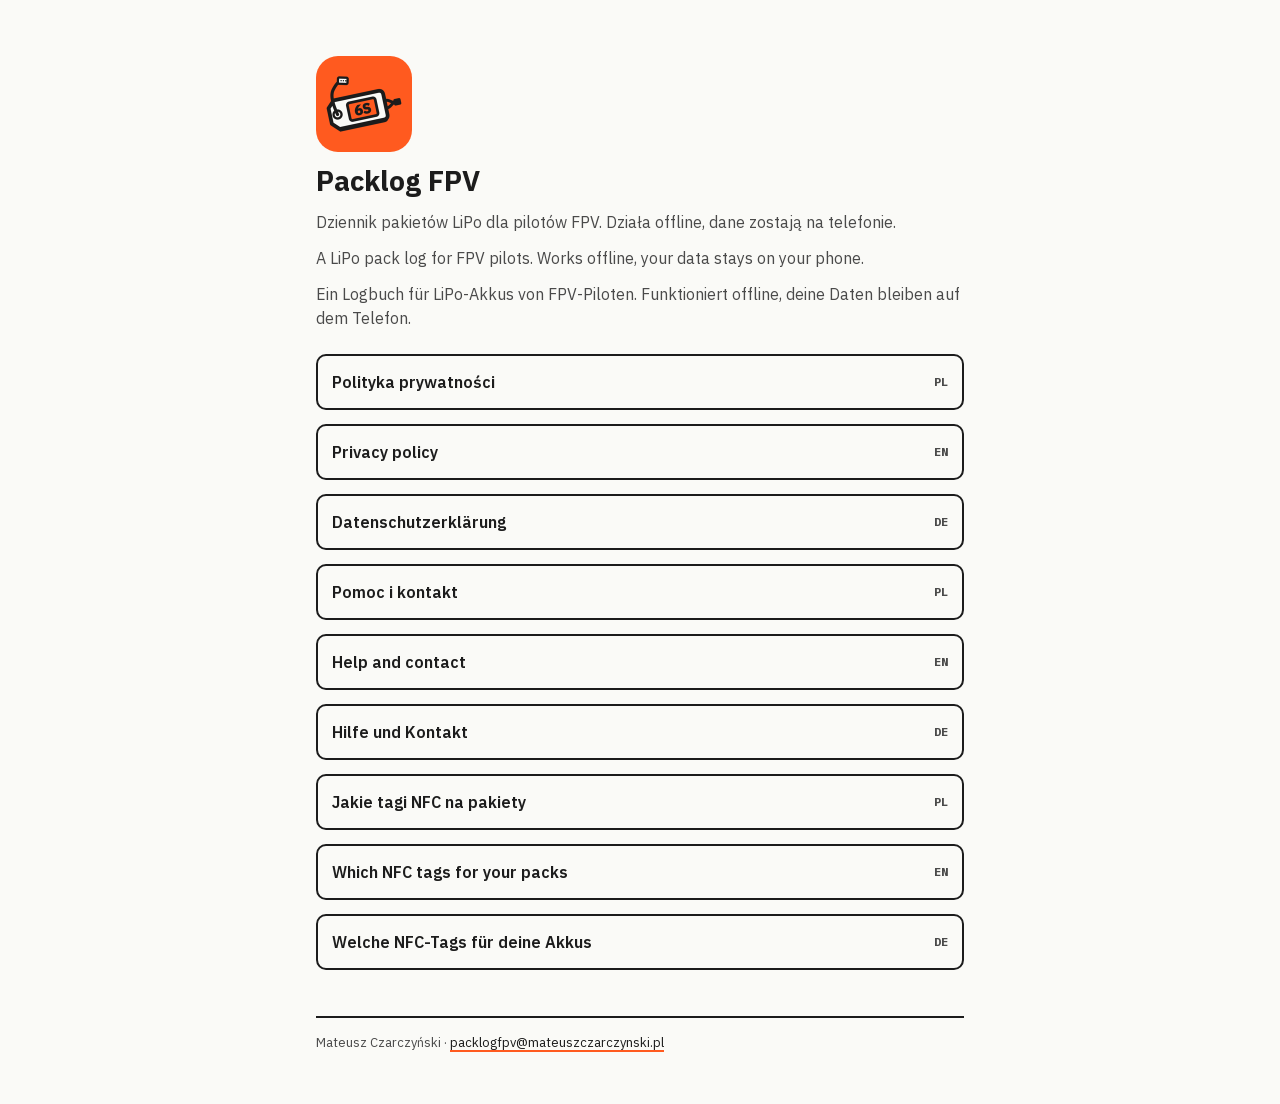
<file: index.html>
<!doctype html>
<html lang="en">
<head>
<meta charset="utf-8">
<meta name="viewport" content="width=device-width, initial-scale=1">
<meta name="color-scheme" content="light dark">
<title>Packlog FPV</title>
<meta name="description" content="A LiPo pack log for FPV pilots. Works offline, your data stays on your phone.">
<link rel="icon" type="image/png" href="assets/icon-64.png">
<link rel="apple-touch-icon" href="assets/icon-192.png">
<link rel="stylesheet" href="assets/style.css">

</head>
<body>
<main class="page">
<div class="hero"><img src="assets/icon-192.png" alt="Packlog FPV"><h1 style="margin: 0">Packlog FPV</h1><p lang="pl">Dziennik pakietów LiPo dla pilotów FPV. Działa offline, dane zostają na telefonie.</p><p lang="en">A LiPo pack log for FPV pilots. Works offline, your data stays on your phone.</p><p lang="de">Ein Logbuch für LiPo-Akkus von FPV-Piloten. Funktioniert offline, deine Daten bleiben auf dem Telefon.</p></div>
<ul class="links"><li><a href="privacy/pl/" hreflang="pl" lang="pl">Polityka prywatności<span>PL</span></a></li><li><a href="privacy/en/" hreflang="en" lang="en">Privacy policy<span>EN</span></a></li><li><a href="privacy/de/" hreflang="de" lang="de">Datenschutzerklärung<span>DE</span></a></li><li><a href="support/pl/" hreflang="pl" lang="pl">Pomoc i kontakt<span>PL</span></a></li><li><a href="support/en/" hreflang="en" lang="en">Help and contact<span>EN</span></a></li><li><a href="support/de/" hreflang="de" lang="de">Hilfe und Kontakt<span>DE</span></a></li><li><a href="tags/pl/" hreflang="pl" lang="pl">Jakie tagi NFC na pakiety<span>PL</span></a></li><li><a href="tags/en/" hreflang="en" lang="en">Which NFC tags for your packs<span>EN</span></a></li><li><a href="tags/de/" hreflang="de" lang="de">Welche NFC-Tags für deine Akkus<span>DE</span></a></li></ul>
<footer><p>Mateusz Czarczyński · <a href="mailto:packlogfpv@mateuszczarczynski.pl">packlogfpv@mateuszczarczynski.pl</a></p></footer>
</main>
</body>
</html>
</file>
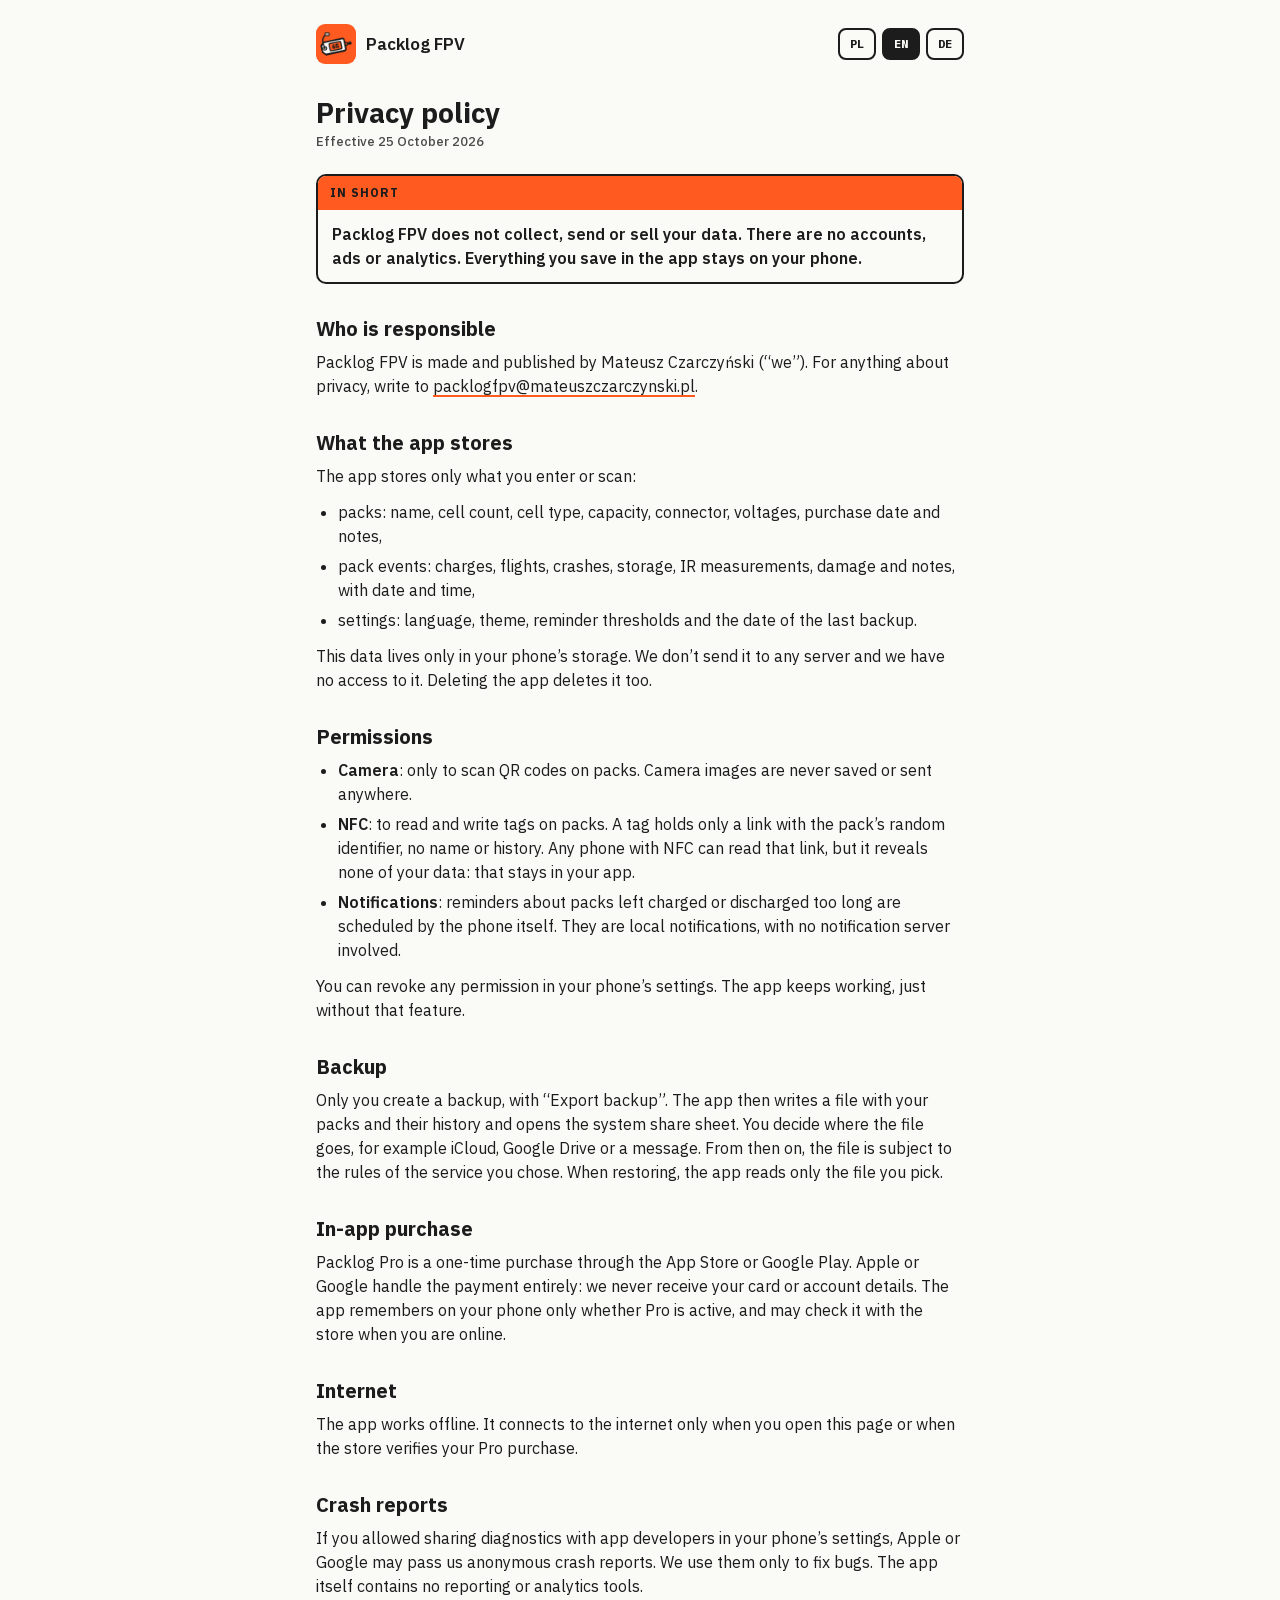
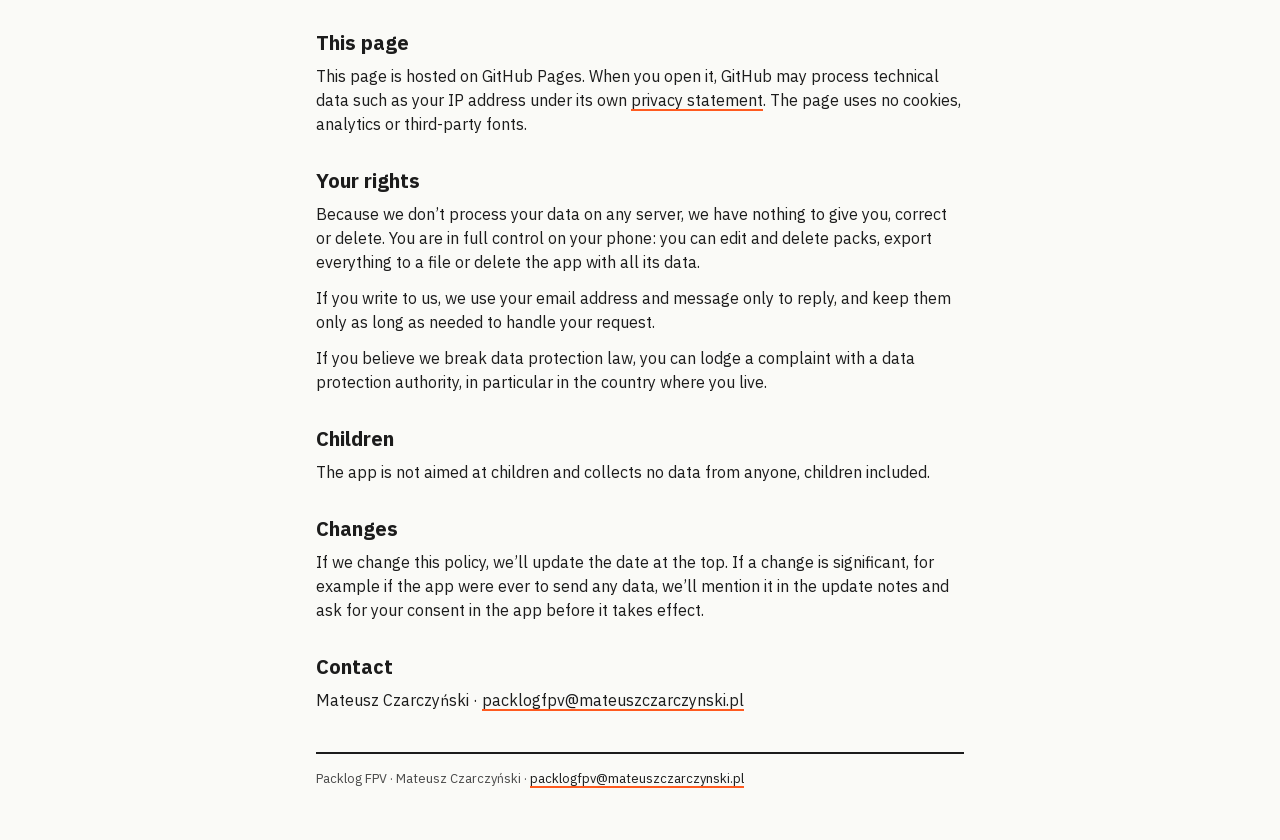
<file: privacy/index.html>
<!doctype html>
<html lang="en">
<head>
<meta charset="utf-8">
<meta name="viewport" content="width=device-width, initial-scale=1">
<meta name="color-scheme" content="light dark">
<title>Privacy policy · Packlog FPV</title>
<meta name="description" content="Privacy policy of Packlog FPV: your data stays on your phone.">
<link rel="icon" type="image/png" href="../assets/icon-64.png">
<link rel="apple-touch-icon" href="../assets/icon-192.png">
<link rel="stylesheet" href="../assets/style.css">

</head>
<body>
<main class="page">
<header class="top"><a class="brand" href="../"><img src="../assets/icon-192.png" alt="">Packlog FPV</a></header>
<h1>Privacy policy</h1>
<ul class="links"><li><a href="pl/" hreflang="pl" lang="pl">Polityka prywatności<span>PL</span></a></li><li><a href="en/" hreflang="en" lang="en">Privacy policy<span>EN</span></a></li><li><a href="de/" hreflang="de" lang="de">Datenschutzerklärung<span>DE</span></a></li></ul>
<script>(function(){var s=["pl","en","de"],l=(navigator.languages||[navigator.language||"en"]);for(var i=0;i<l.length;i++){var c=String(l[i]).slice(0,2).toLowerCase();if(s.indexOf(c)>=0){location.replace(c+"/");return;}}location.replace("en/");})();</script>
</main>
</body>
</html>
</file>
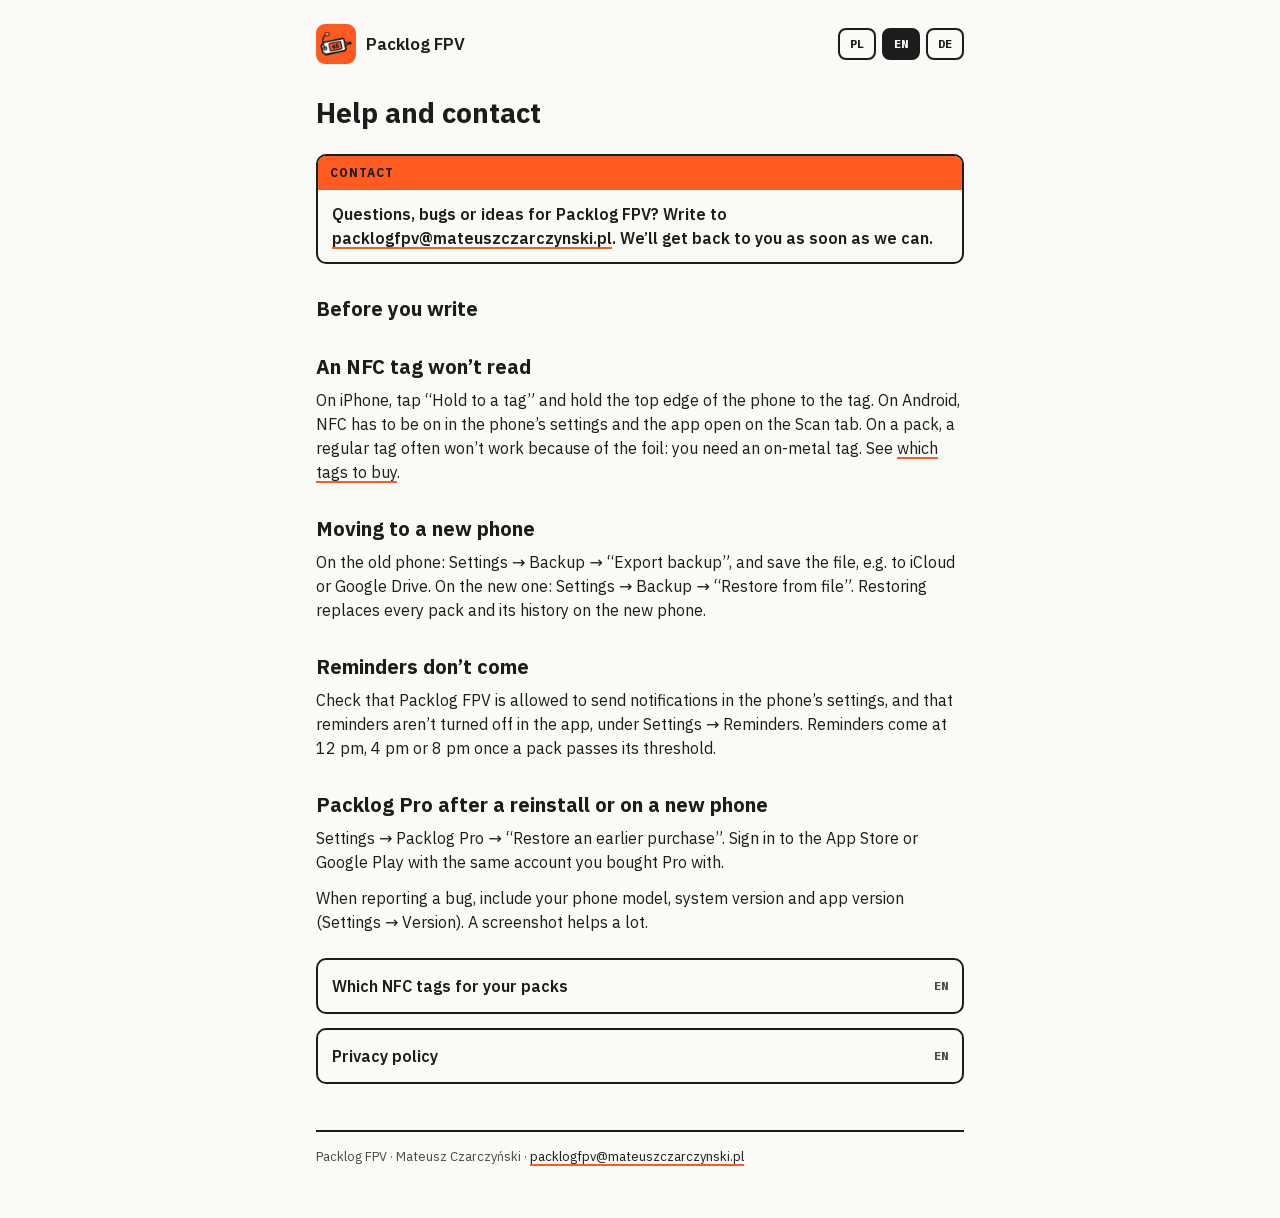
<file: support/index.html>
<!doctype html>
<html lang="en">
<head>
<meta charset="utf-8">
<meta name="viewport" content="width=device-width, initial-scale=1">
<meta name="color-scheme" content="light dark">
<title>Help and contact · Packlog FPV</title>
<meta name="description" content="Help and contact for the Packlog FPV app.">
<link rel="icon" type="image/png" href="../assets/icon-64.png">
<link rel="apple-touch-icon" href="../assets/icon-192.png">
<link rel="stylesheet" href="../assets/style.css">

</head>
<body>
<main class="page">
<header class="top"><a class="brand" href="../"><img src="../assets/icon-192.png" alt="">Packlog FPV</a></header>
<h1>Help and contact</h1>
<ul class="links"><li><a href="pl/" hreflang="pl" lang="pl">Pomoc i kontakt<span>PL</span></a></li><li><a href="en/" hreflang="en" lang="en">Help and contact<span>EN</span></a></li><li><a href="de/" hreflang="de" lang="de">Hilfe und Kontakt<span>DE</span></a></li></ul>
<script>(function(){var s=["pl","en","de"],l=(navigator.languages||[navigator.language||"en"]);for(var i=0;i<l.length;i++){var c=String(l[i]).slice(0,2).toLowerCase();if(s.indexOf(c)>=0){location.replace(c+"/");return;}}location.replace("en/");})();</script>
</main>
</body>
</html>
</file>
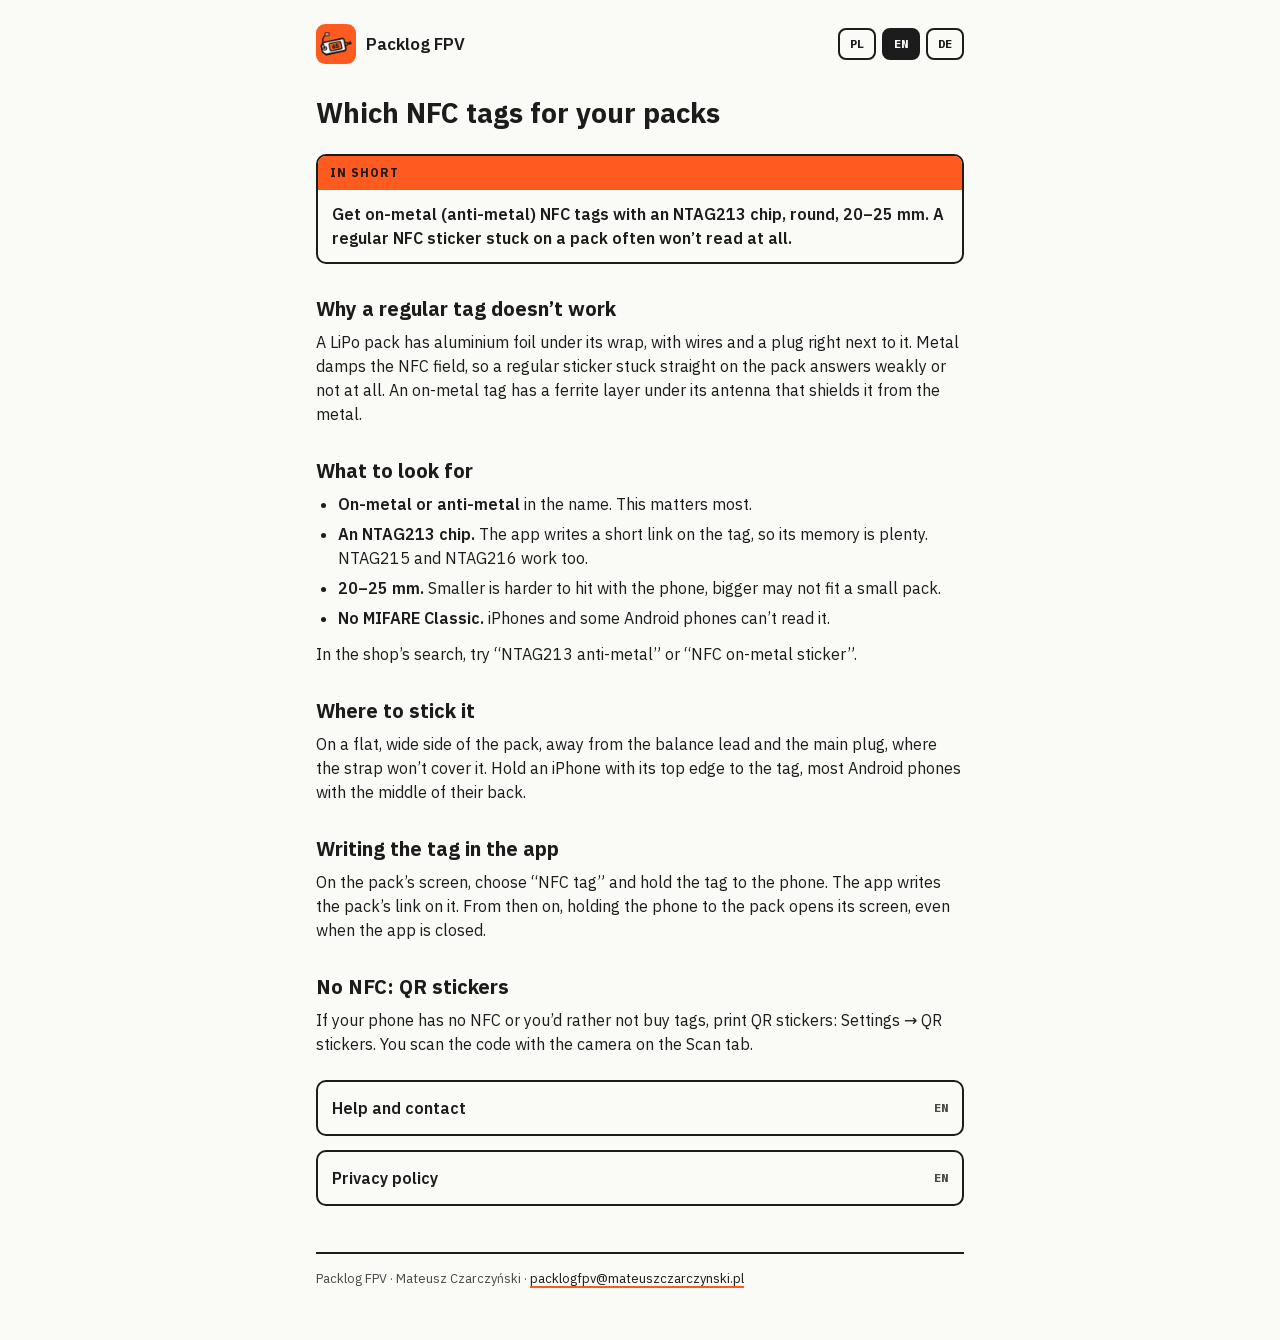
<file: tags/index.html>
<!doctype html>
<html lang="en">
<head>
<meta charset="utf-8">
<meta name="viewport" content="width=device-width, initial-scale=1">
<meta name="color-scheme" content="light dark">
<title>Which NFC tags for your packs · Packlog FPV</title>
<meta name="description" content="Which NFC tags to buy for LiPo packs so they work with Packlog FPV.">
<link rel="icon" type="image/png" href="../assets/icon-64.png">
<link rel="apple-touch-icon" href="../assets/icon-192.png">
<link rel="stylesheet" href="../assets/style.css">

</head>
<body>
<main class="page">
<header class="top"><a class="brand" href="../"><img src="../assets/icon-192.png" alt="">Packlog FPV</a></header>
<h1>Which NFC tags for your packs</h1>
<ul class="links"><li><a href="pl/" hreflang="pl" lang="pl">Jakie tagi NFC na pakiety<span>PL</span></a></li><li><a href="en/" hreflang="en" lang="en">Which NFC tags for your packs<span>EN</span></a></li><li><a href="de/" hreflang="de" lang="de">Welche NFC-Tags für deine Akkus<span>DE</span></a></li></ul>
<script>(function(){var s=["pl","en","de"],l=(navigator.languages||[navigator.language||"en"]);for(var i=0;i<l.length;i++){var c=String(l[i]).slice(0,2).toLowerCase();if(s.indexOf(c)>=0){location.replace(c+"/");return;}}location.replace("en/");})();</script>
</main>
</body>
</html>
</file>
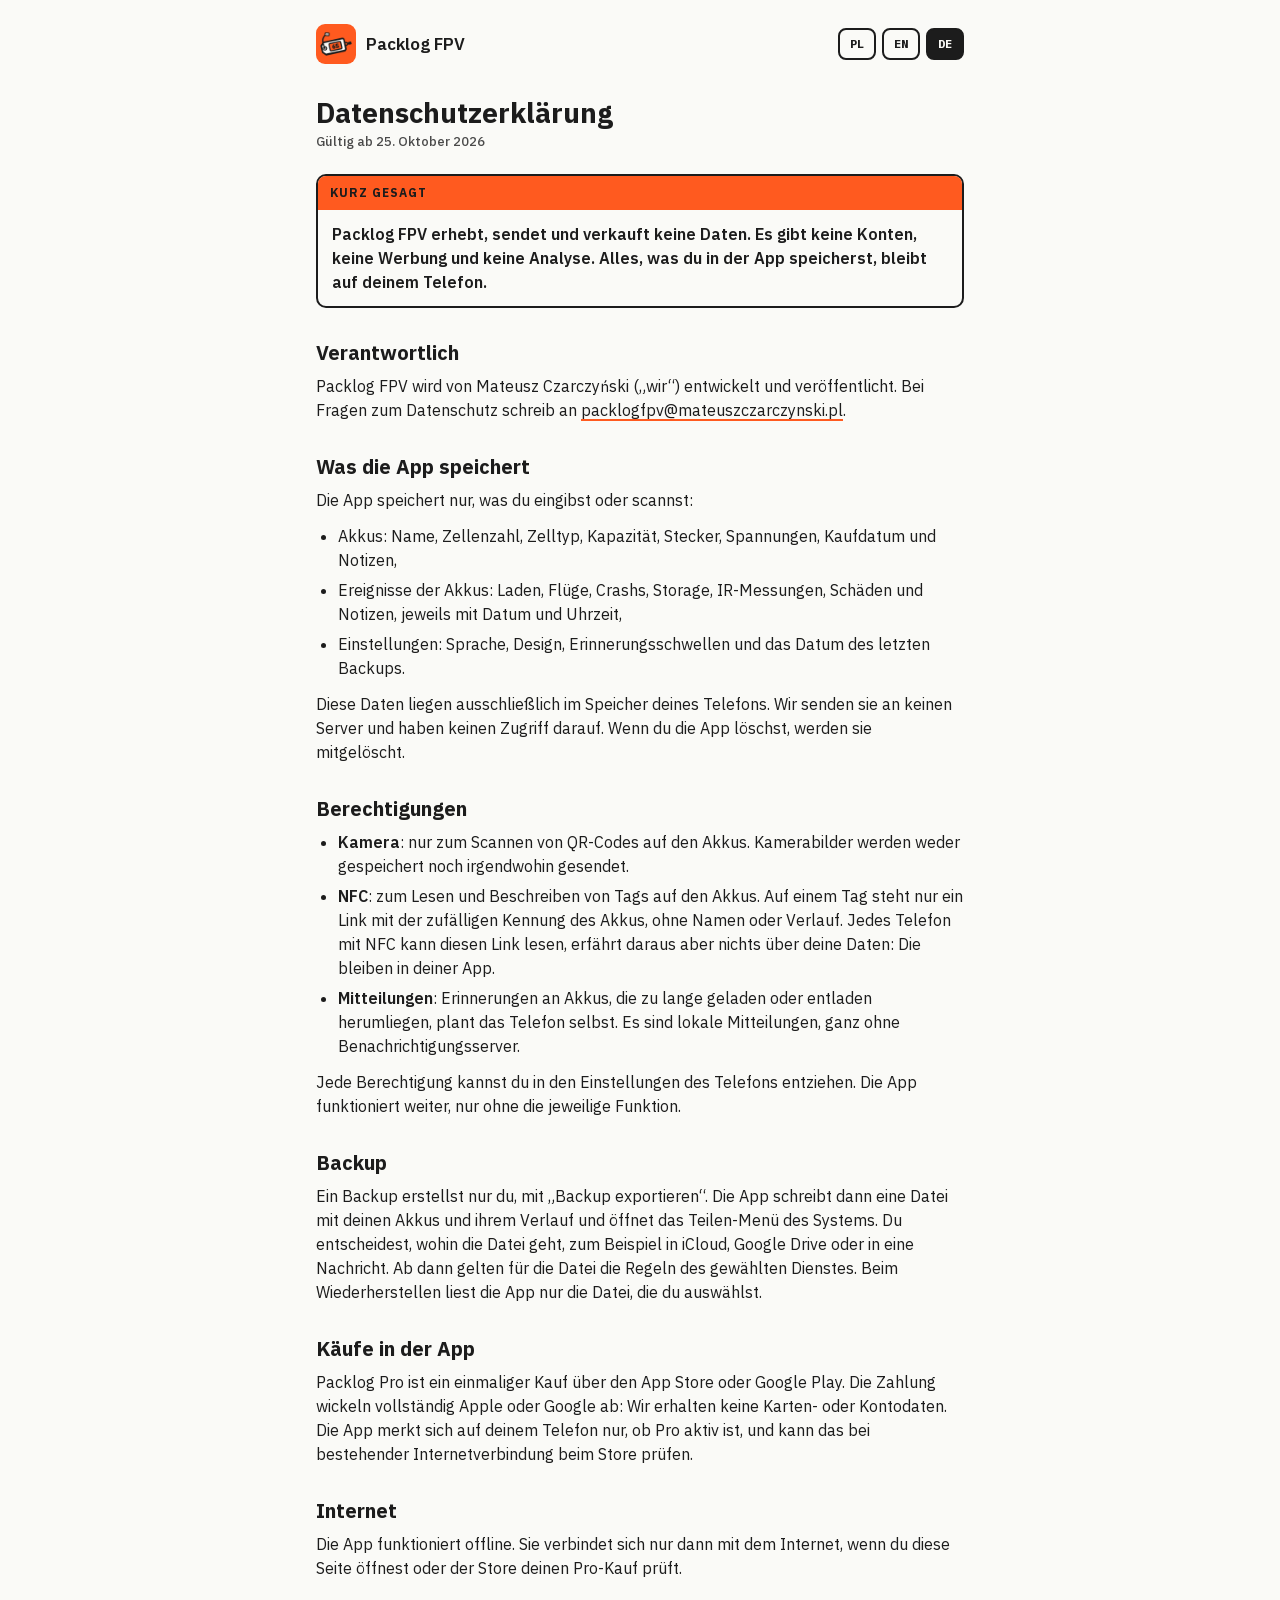
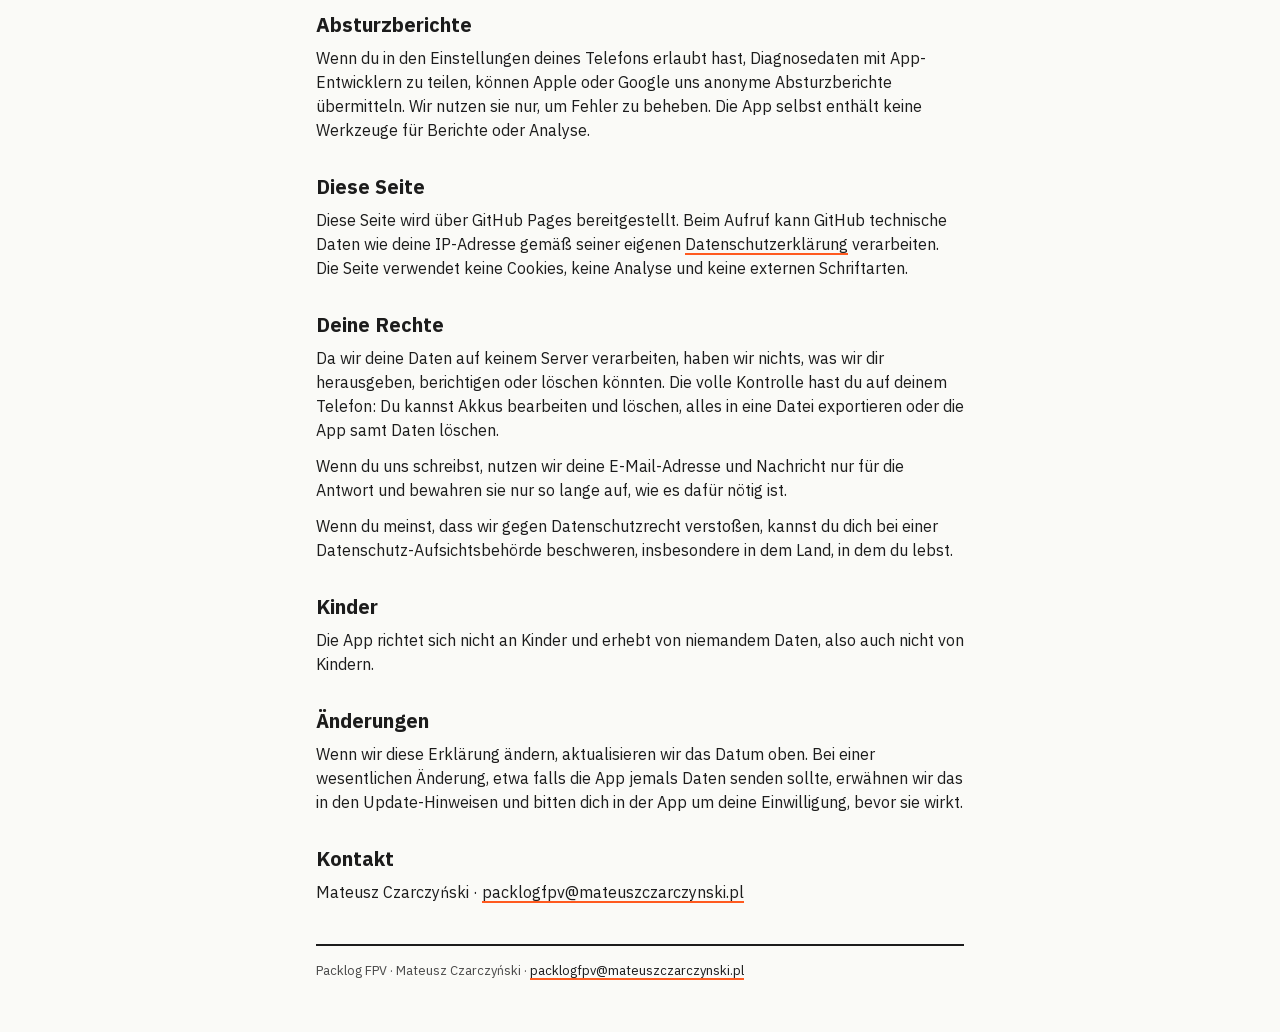
<file: privacy/de/index.html>
<!doctype html>
<html lang="de">
<head>
<meta charset="utf-8">
<meta name="viewport" content="width=device-width, initial-scale=1">
<meta name="color-scheme" content="light dark">
<title>Datenschutzerklärung · Packlog FPV</title>
<meta name="description" content="Datenschutzerklärung von Packlog FPV: Deine Daten bleiben auf deinem Telefon.">
<link rel="icon" type="image/png" href="../../assets/icon-64.png">
<link rel="apple-touch-icon" href="../../assets/icon-192.png">
<link rel="stylesheet" href="../../assets/style.css">
<link rel="canonical" href="https://czarczynski.github.io/packlog-fpv-site/privacy/de/"><link rel="alternate" hreflang="pl" href="https://czarczynski.github.io/packlog-fpv-site/privacy/pl/"><link rel="alternate" hreflang="en" href="https://czarczynski.github.io/packlog-fpv-site/privacy/en/"><link rel="alternate" hreflang="de" href="https://czarczynski.github.io/packlog-fpv-site/privacy/de/"><link rel="alternate" hreflang="x-default" href="https://czarczynski.github.io/packlog-fpv-site/privacy/">
</head>
<body>
<main class="page">
<header class="top"><a class="brand" href="../../"><img src="../../assets/icon-192.png" alt="">Packlog FPV</a><nav class="langs" aria-label="Language"><a href="../pl/" hreflang="pl" lang="pl">PL</a><a href="../en/" hreflang="en" lang="en">EN</a><span aria-current="page">DE</span></nav></header>
<h1>Datenschutzerklärung</h1>
<p class="meta">Gültig ab 25. Oktober 2026</p>
<div class="summary"><div class="bar">Kurz gesagt</div><p>Packlog FPV erhebt, sendet und verkauft keine Daten. Es gibt keine Konten, keine Werbung und keine Analyse. Alles, was du in der App speicherst, bleibt auf deinem Telefon.</p></div>
<section>
<h2>Verantwortlich</h2>
<p>Packlog FPV wird von Mateusz Czarczyński („wir“) entwickelt und veröffentlicht. Bei Fragen zum Datenschutz schreib an <a href="mailto:packlogfpv@mateuszczarczynski.pl">packlogfpv@mateuszczarczynski.pl</a>.</p>
</section>
<section>
<h2>Was die App speichert</h2>
<p>Die App speichert nur, was du eingibst oder scannst:</p><ul><li>Akkus: Name, Zellenzahl, Zelltyp, Kapazität, Stecker, Spannungen, Kaufdatum und Notizen,</li><li>Ereignisse der Akkus: Laden, Flüge, Crashs, Storage, IR-Messungen, Schäden und Notizen, jeweils mit Datum und Uhrzeit,</li><li>Einstellungen: Sprache, Design, Erinnerungsschwellen und das Datum des letzten Backups.</li></ul><p>Diese Daten liegen ausschließlich im Speicher deines Telefons. Wir senden sie an keinen Server und haben keinen Zugriff darauf. Wenn du die App löschst, werden sie mitgelöscht.</p>
</section>
<section>
<h2>Berechtigungen</h2>
<ul><li><strong>Kamera</strong>: nur zum Scannen von QR-Codes auf den Akkus. Kamerabilder werden weder gespeichert noch irgendwohin gesendet.</li><li><strong>NFC</strong>: zum Lesen und Beschreiben von Tags auf den Akkus. Auf einem Tag steht nur ein Link mit der zufälligen Kennung des Akkus, ohne Namen oder Verlauf. Jedes Telefon mit NFC kann diesen Link lesen, erfährt daraus aber nichts über deine Daten: Die bleiben in deiner App.</li><li><strong>Mitteilungen</strong>: Erinnerungen an Akkus, die zu lange geladen oder entladen herumliegen, plant das Telefon selbst. Es sind lokale Mitteilungen, ganz ohne Benachrichtigungsserver.</li></ul><p>Jede Berechtigung kannst du in den Einstellungen des Telefons entziehen. Die App funktioniert weiter, nur ohne die jeweilige Funktion.</p>
</section>
<section>
<h2>Backup</h2>
<p>Ein Backup erstellst nur du, mit „Backup exportieren“. Die App schreibt dann eine Datei mit deinen Akkus und ihrem Verlauf und öffnet das Teilen-Menü des Systems. Du entscheidest, wohin die Datei geht, zum Beispiel in iCloud, Google Drive oder in eine Nachricht. Ab dann gelten für die Datei die Regeln des gewählten Dienstes. Beim Wiederherstellen liest die App nur die Datei, die du auswählst.</p>
</section>
<section>
<h2>Käufe in der App</h2>
<p>Packlog Pro ist ein einmaliger Kauf über den App Store oder Google Play. Die Zahlung wickeln vollständig Apple oder Google ab: Wir erhalten keine Karten- oder Kontodaten. Die App merkt sich auf deinem Telefon nur, ob Pro aktiv ist, und kann das bei bestehender Internetverbindung beim Store prüfen.</p>
</section>
<section>
<h2>Internet</h2>
<p>Die App funktioniert offline. Sie verbindet sich nur dann mit dem Internet, wenn du diese Seite öffnest oder der Store deinen Pro-Kauf prüft.</p>
</section>
<section>
<h2>Absturzberichte</h2>
<p>Wenn du in den Einstellungen deines Telefons erlaubt hast, Diagnosedaten mit App-Entwicklern zu teilen, können Apple oder Google uns anonyme Absturzberichte übermitteln. Wir nutzen sie nur, um Fehler zu beheben. Die App selbst enthält keine Werkzeuge für Berichte oder Analyse.</p>
</section>
<section>
<h2>Diese Seite</h2>
<p>Diese Seite wird über GitHub Pages bereitgestellt. Beim Aufruf kann GitHub technische Daten wie deine IP-Adresse gemäß seiner eigenen <a href="https://docs.github.com/site-policy/privacy-policies/github-general-privacy-statement">Datenschutzerklärung</a> verarbeiten. Die Seite verwendet keine Cookies, keine Analyse und keine externen Schriftarten.</p>
</section>
<section>
<h2>Deine Rechte</h2>
<p>Da wir deine Daten auf keinem Server verarbeiten, haben wir nichts, was wir dir herausgeben, berichtigen oder löschen könnten. Die volle Kontrolle hast du auf deinem Telefon: Du kannst Akkus bearbeiten und löschen, alles in eine Datei exportieren oder die App samt Daten löschen.</p><p>Wenn du uns schreibst, nutzen wir deine E-Mail-Adresse und Nachricht nur für die Antwort und bewahren sie nur so lange auf, wie es dafür nötig ist.</p><p>Wenn du meinst, dass wir gegen Datenschutzrecht verstoßen, kannst du dich bei einer Datenschutz-Aufsichtsbehörde beschweren, insbesondere in dem Land, in dem du lebst.</p>
</section>
<section>
<h2>Kinder</h2>
<p>Die App richtet sich nicht an Kinder und erhebt von niemandem Daten, also auch nicht von Kindern.</p>
</section>
<section>
<h2>Änderungen</h2>
<p>Wenn wir diese Erklärung ändern, aktualisieren wir das Datum oben. Bei einer wesentlichen Änderung, etwa falls die App jemals Daten senden sollte, erwähnen wir das in den Update-Hinweisen und bitten dich in der App um deine Einwilligung, bevor sie wirkt.</p>
</section>
<section>
<h2>Kontakt</h2>
<p>Mateusz Czarczyński · <a href="mailto:packlogfpv@mateuszczarczynski.pl">packlogfpv@mateuszczarczynski.pl</a></p>
</section>
<footer><p>Packlog FPV · Mateusz Czarczyński · <a href="mailto:packlogfpv@mateuszczarczynski.pl">packlogfpv@mateuszczarczynski.pl</a></p></footer>
</main>
</body>
</html>
</file>
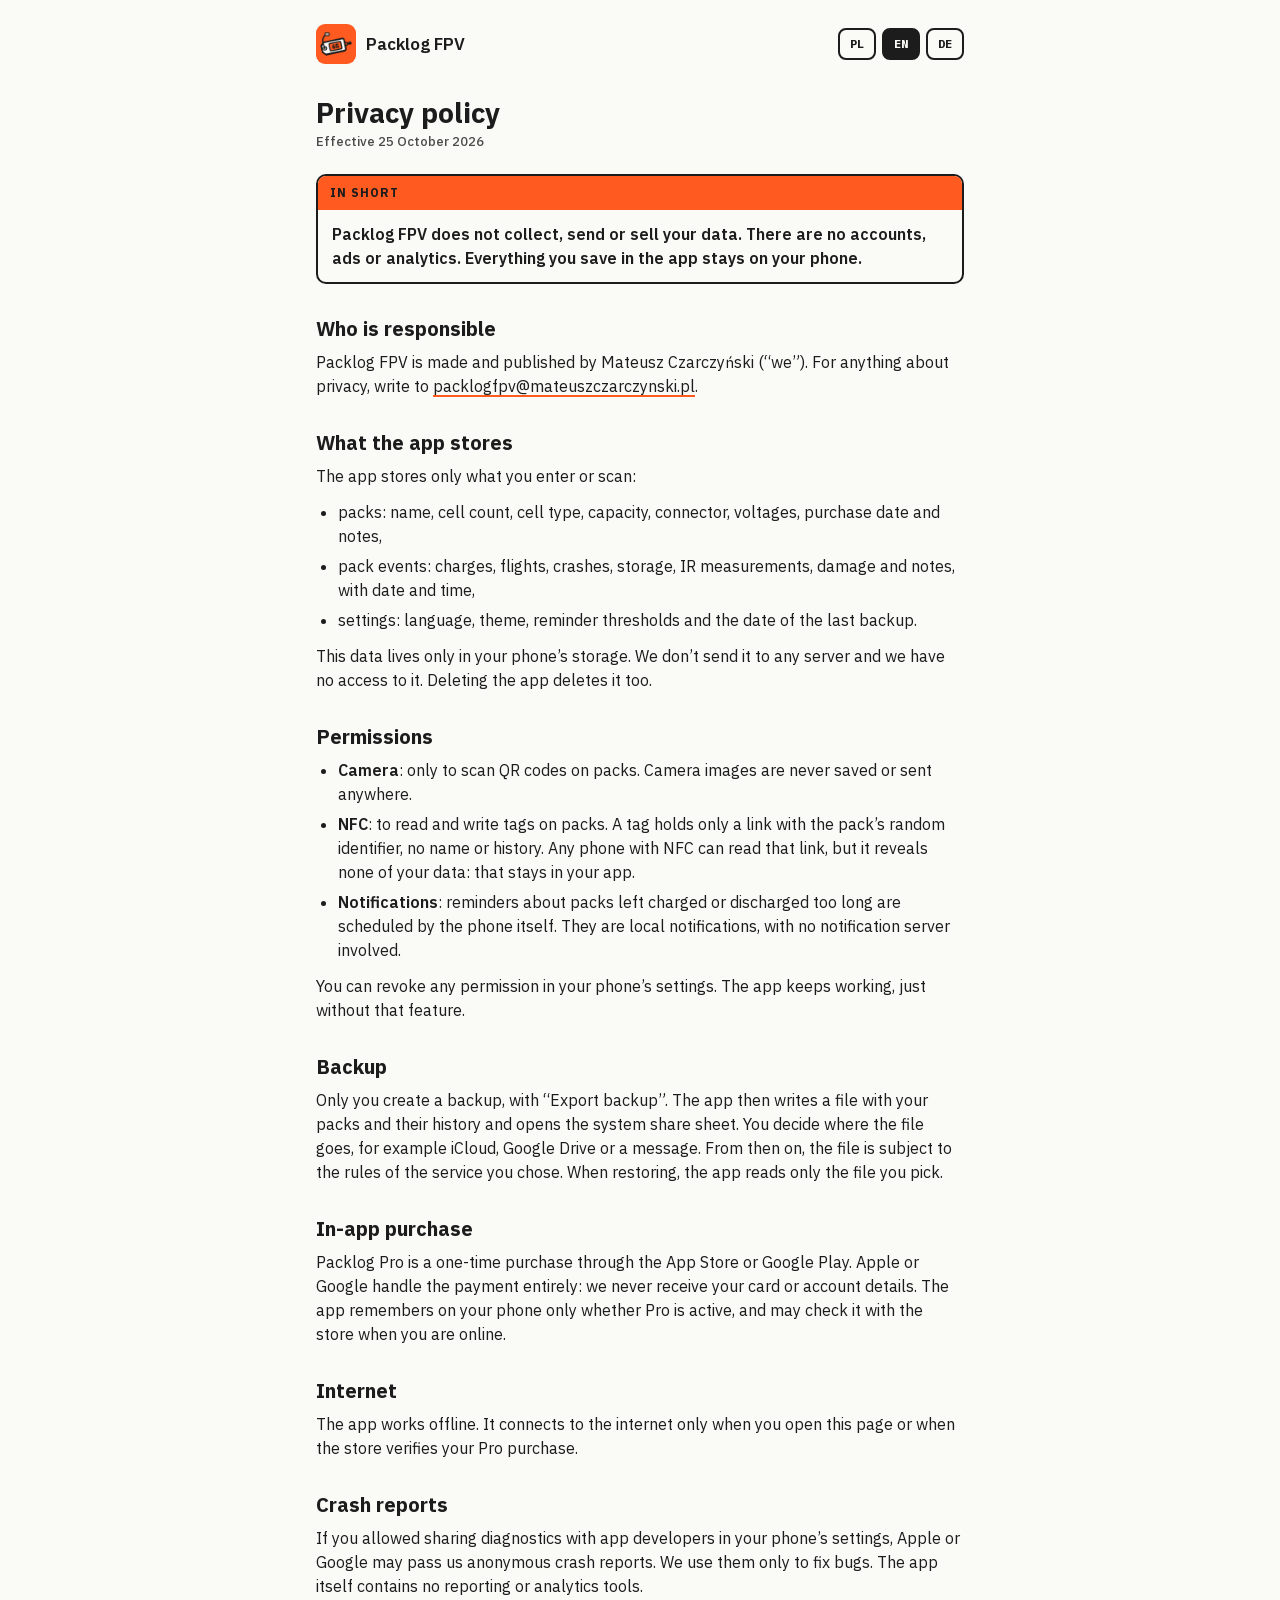
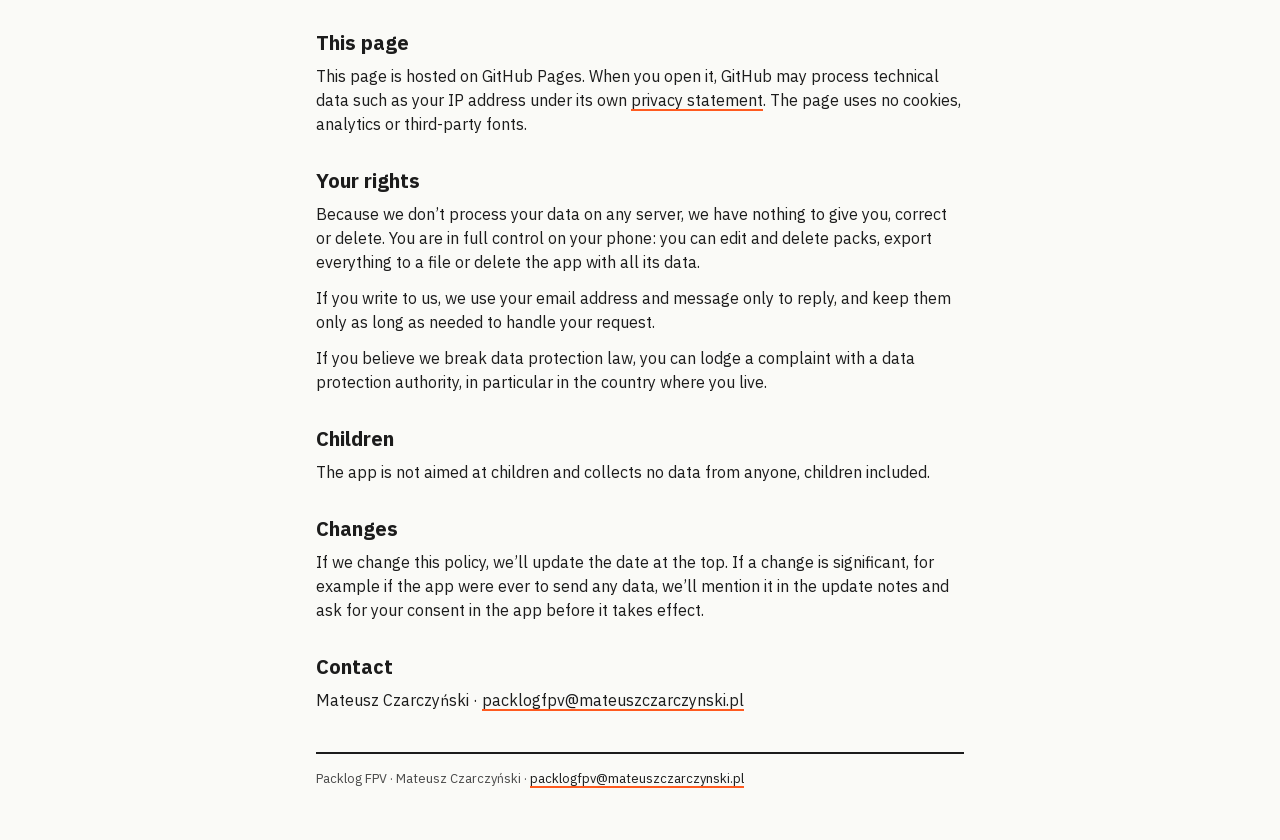
<file: privacy/en/index.html>
<!doctype html>
<html lang="en">
<head>
<meta charset="utf-8">
<meta name="viewport" content="width=device-width, initial-scale=1">
<meta name="color-scheme" content="light dark">
<title>Privacy policy · Packlog FPV</title>
<meta name="description" content="Privacy policy of Packlog FPV: your data stays on your phone.">
<link rel="icon" type="image/png" href="../../assets/icon-64.png">
<link rel="apple-touch-icon" href="../../assets/icon-192.png">
<link rel="stylesheet" href="../../assets/style.css">
<link rel="canonical" href="https://czarczynski.github.io/packlog-fpv-site/privacy/en/"><link rel="alternate" hreflang="pl" href="https://czarczynski.github.io/packlog-fpv-site/privacy/pl/"><link rel="alternate" hreflang="en" href="https://czarczynski.github.io/packlog-fpv-site/privacy/en/"><link rel="alternate" hreflang="de" href="https://czarczynski.github.io/packlog-fpv-site/privacy/de/"><link rel="alternate" hreflang="x-default" href="https://czarczynski.github.io/packlog-fpv-site/privacy/">
</head>
<body>
<main class="page">
<header class="top"><a class="brand" href="../../"><img src="../../assets/icon-192.png" alt="">Packlog FPV</a><nav class="langs" aria-label="Language"><a href="../pl/" hreflang="pl" lang="pl">PL</a><span aria-current="page">EN</span><a href="../de/" hreflang="de" lang="de">DE</a></nav></header>
<h1>Privacy policy</h1>
<p class="meta">Effective 25 October 2026</p>
<div class="summary"><div class="bar">In short</div><p>Packlog FPV does not collect, send or sell your data. There are no accounts, ads or analytics. Everything you save in the app stays on your phone.</p></div>
<section>
<h2>Who is responsible</h2>
<p>Packlog FPV is made and published by Mateusz Czarczyński (“we”). For anything about privacy, write to <a href="mailto:packlogfpv@mateuszczarczynski.pl">packlogfpv@mateuszczarczynski.pl</a>.</p>
</section>
<section>
<h2>What the app stores</h2>
<p>The app stores only what you enter or scan:</p><ul><li>packs: name, cell count, cell type, capacity, connector, voltages, purchase date and notes,</li><li>pack events: charges, flights, crashes, storage, IR measurements, damage and notes, with date and time,</li><li>settings: language, theme, reminder thresholds and the date of the last backup.</li></ul><p>This data lives only in your phone’s storage. We don’t send it to any server and we have no access to it. Deleting the app deletes it too.</p>
</section>
<section>
<h2>Permissions</h2>
<ul><li><strong>Camera</strong>: only to scan QR codes on packs. Camera images are never saved or sent anywhere.</li><li><strong>NFC</strong>: to read and write tags on packs. A tag holds only a link with the pack’s random identifier, no name or history. Any phone with NFC can read that link, but it reveals none of your data: that stays in your app.</li><li><strong>Notifications</strong>: reminders about packs left charged or discharged too long are scheduled by the phone itself. They are local notifications, with no notification server involved.</li></ul><p>You can revoke any permission in your phone’s settings. The app keeps working, just without that feature.</p>
</section>
<section>
<h2>Backup</h2>
<p>Only you create a backup, with “Export backup”. The app then writes a file with your packs and their history and opens the system share sheet. You decide where the file goes, for example iCloud, Google Drive or a message. From then on, the file is subject to the rules of the service you chose. When restoring, the app reads only the file you pick.</p>
</section>
<section>
<h2>In-app purchase</h2>
<p>Packlog Pro is a one-time purchase through the App Store or Google Play. Apple or Google handle the payment entirely: we never receive your card or account details. The app remembers on your phone only whether Pro is active, and may check it with the store when you are online.</p>
</section>
<section>
<h2>Internet</h2>
<p>The app works offline. It connects to the internet only when you open this page or when the store verifies your Pro purchase.</p>
</section>
<section>
<h2>Crash reports</h2>
<p>If you allowed sharing diagnostics with app developers in your phone’s settings, Apple or Google may pass us anonymous crash reports. We use them only to fix bugs. The app itself contains no reporting or analytics tools.</p>
</section>
<section>
<h2>This page</h2>
<p>This page is hosted on GitHub Pages. When you open it, GitHub may process technical data such as your IP address under its own <a href="https://docs.github.com/site-policy/privacy-policies/github-general-privacy-statement">privacy statement</a>. The page uses no cookies, analytics or third-party fonts.</p>
</section>
<section>
<h2>Your rights</h2>
<p>Because we don’t process your data on any server, we have nothing to give you, correct or delete. You are in full control on your phone: you can edit and delete packs, export everything to a file or delete the app with all its data.</p><p>If you write to us, we use your email address and message only to reply, and keep them only as long as needed to handle your request.</p><p>If you believe we break data protection law, you can lodge a complaint with a data protection authority, in particular in the country where you live.</p>
</section>
<section>
<h2>Children</h2>
<p>The app is not aimed at children and collects no data from anyone, children included.</p>
</section>
<section>
<h2>Changes</h2>
<p>If we change this policy, we’ll update the date at the top. If a change is significant, for example if the app were ever to send any data, we’ll mention it in the update notes and ask for your consent in the app before it takes effect.</p>
</section>
<section>
<h2>Contact</h2>
<p>Mateusz Czarczyński · <a href="mailto:packlogfpv@mateuszczarczynski.pl">packlogfpv@mateuszczarczynski.pl</a></p>
</section>
<footer><p>Packlog FPV · Mateusz Czarczyński · <a href="mailto:packlogfpv@mateuszczarczynski.pl">packlogfpv@mateuszczarczynski.pl</a></p></footer>
</main>
</body>
</html>
</file>
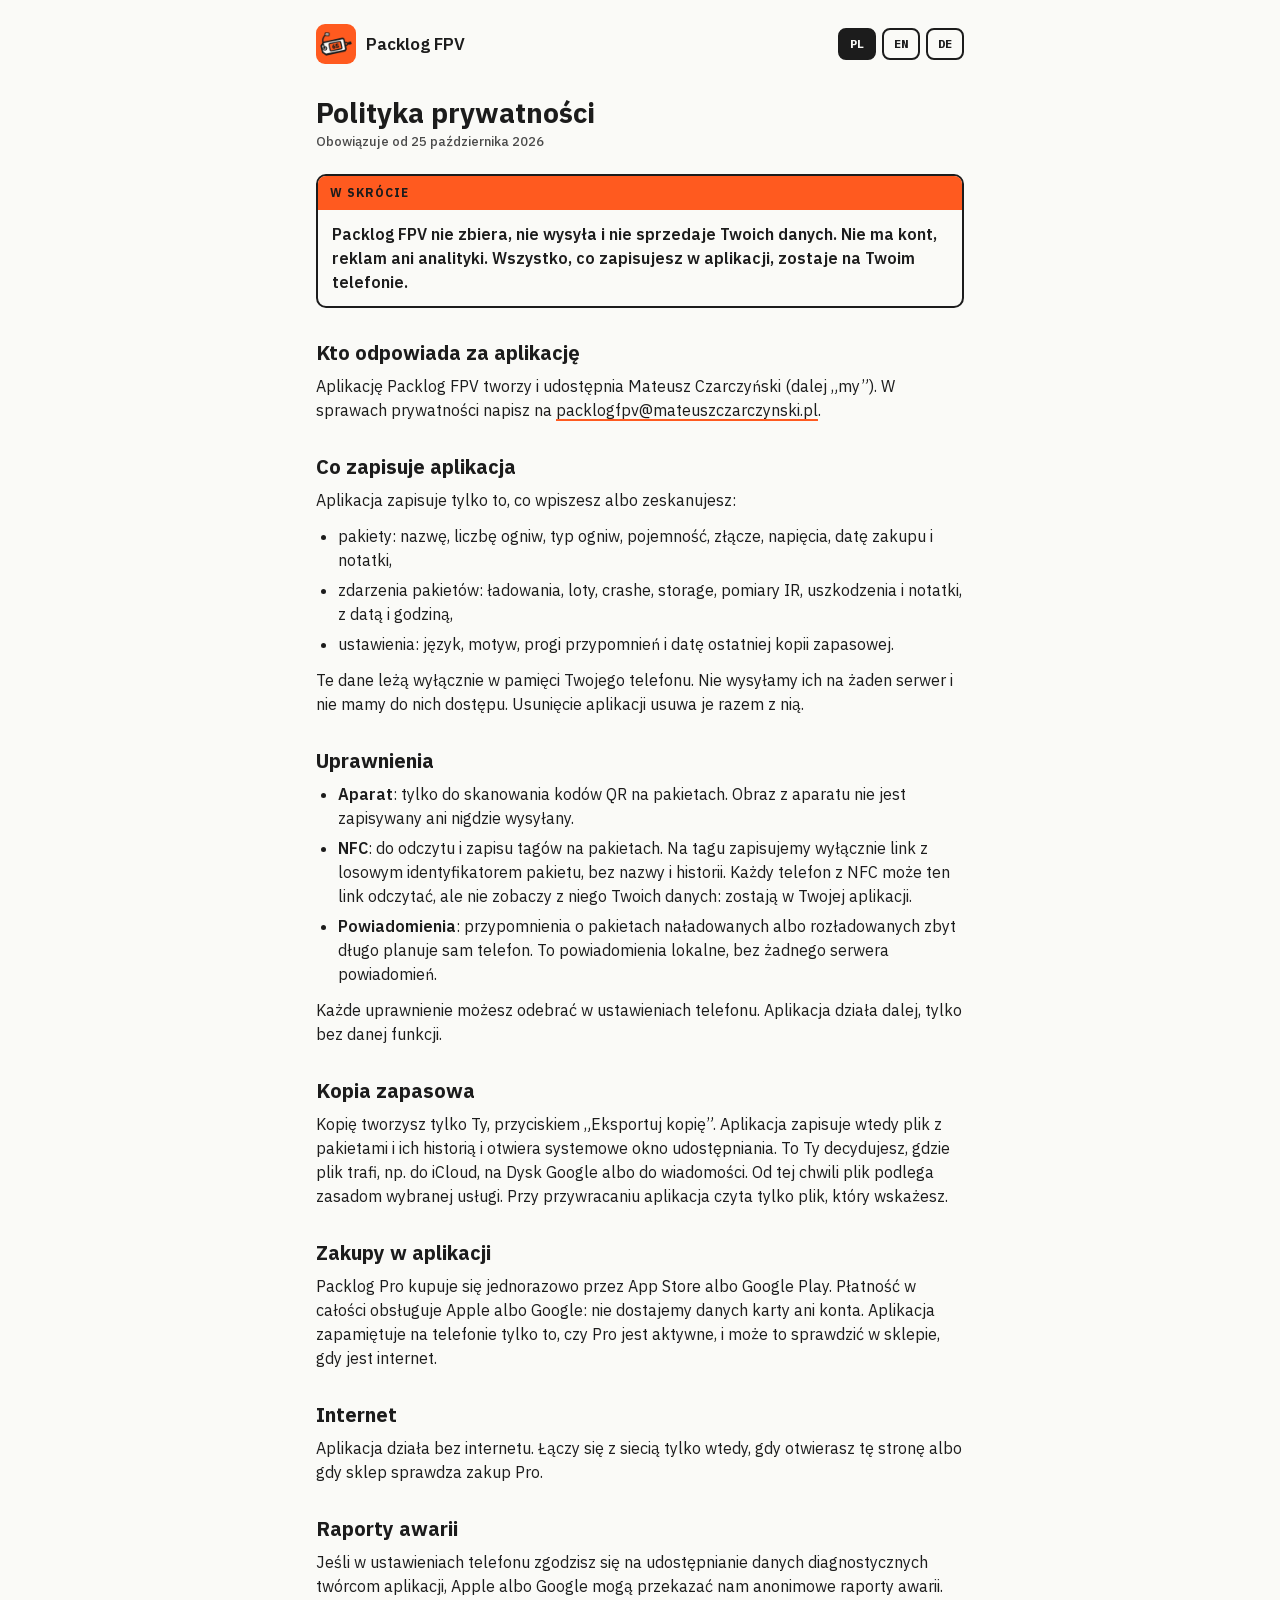
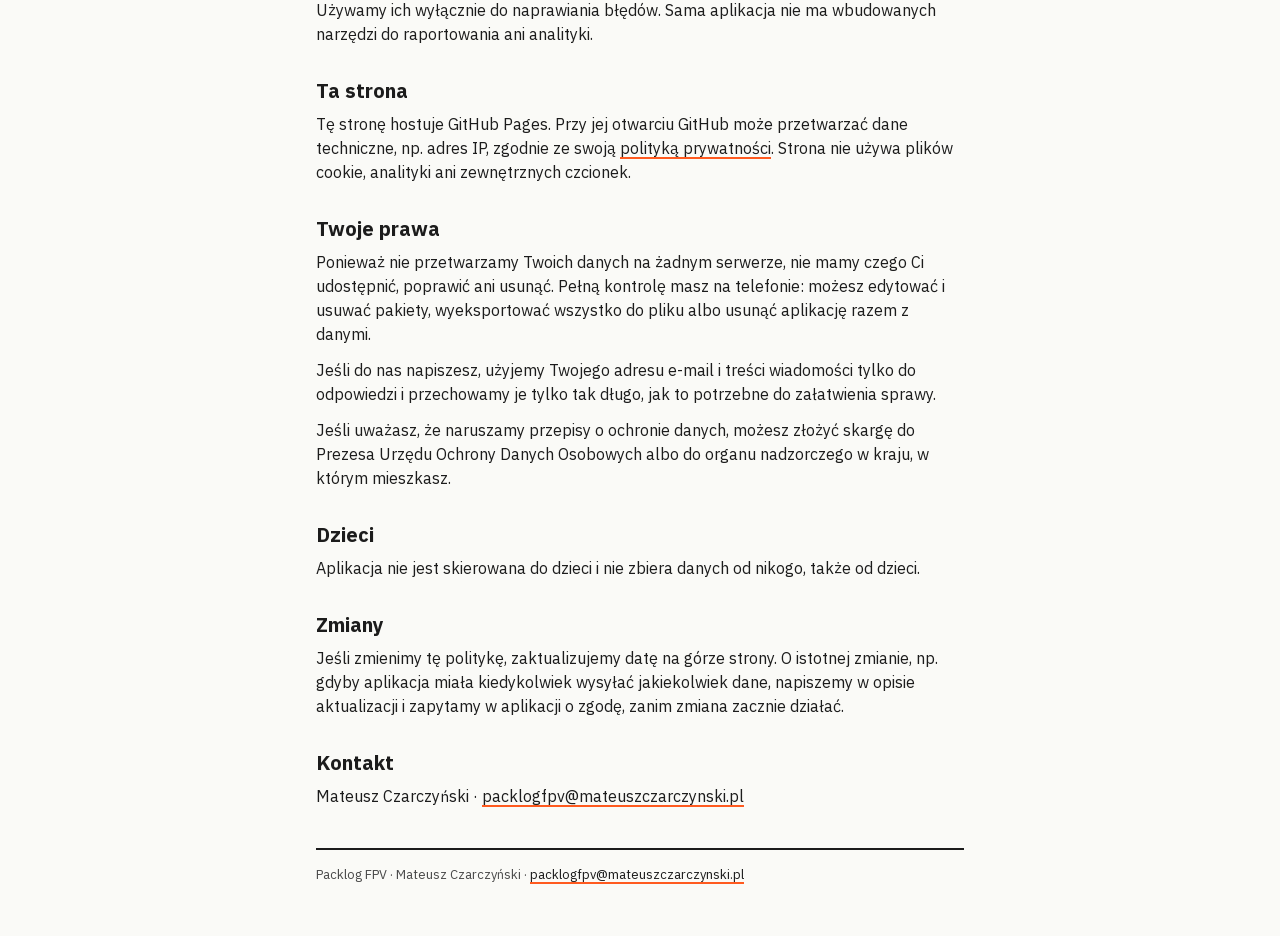
<file: privacy/pl/index.html>
<!doctype html>
<html lang="pl">
<head>
<meta charset="utf-8">
<meta name="viewport" content="width=device-width, initial-scale=1">
<meta name="color-scheme" content="light dark">
<title>Polityka prywatności · Packlog FPV</title>
<meta name="description" content="Polityka prywatności aplikacji Packlog FPV: dane zostają na Twoim telefonie.">
<link rel="icon" type="image/png" href="../../assets/icon-64.png">
<link rel="apple-touch-icon" href="../../assets/icon-192.png">
<link rel="stylesheet" href="../../assets/style.css">
<link rel="canonical" href="https://czarczynski.github.io/packlog-fpv-site/privacy/pl/"><link rel="alternate" hreflang="pl" href="https://czarczynski.github.io/packlog-fpv-site/privacy/pl/"><link rel="alternate" hreflang="en" href="https://czarczynski.github.io/packlog-fpv-site/privacy/en/"><link rel="alternate" hreflang="de" href="https://czarczynski.github.io/packlog-fpv-site/privacy/de/"><link rel="alternate" hreflang="x-default" href="https://czarczynski.github.io/packlog-fpv-site/privacy/">
</head>
<body>
<main class="page">
<header class="top"><a class="brand" href="../../"><img src="../../assets/icon-192.png" alt="">Packlog FPV</a><nav class="langs" aria-label="Language"><span aria-current="page">PL</span><a href="../en/" hreflang="en" lang="en">EN</a><a href="../de/" hreflang="de" lang="de">DE</a></nav></header>
<h1>Polityka prywatności</h1>
<p class="meta">Obowiązuje od 25 października 2026</p>
<div class="summary"><div class="bar">W skrócie</div><p>Packlog FPV nie zbiera, nie wysyła i nie sprzedaje Twoich danych. Nie ma kont, reklam ani analityki. Wszystko, co zapisujesz w aplikacji, zostaje na Twoim telefonie.</p></div>
<section>
<h2>Kto odpowiada za aplikację</h2>
<p>Aplikację Packlog FPV tworzy i udostępnia Mateusz Czarczyński (dalej „my”). W sprawach prywatności napisz na <a href="mailto:packlogfpv@mateuszczarczynski.pl">packlogfpv@mateuszczarczynski.pl</a>.</p>
</section>
<section>
<h2>Co zapisuje aplikacja</h2>
<p>Aplikacja zapisuje tylko to, co wpiszesz albo zeskanujesz:</p><ul><li>pakiety: nazwę, liczbę ogniw, typ ogniw, pojemność, złącze, napięcia, datę zakupu i notatki,</li><li>zdarzenia pakietów: ładowania, loty, crashe, storage, pomiary IR, uszkodzenia i notatki, z datą i godziną,</li><li>ustawienia: język, motyw, progi przypomnień i datę ostatniej kopii zapasowej.</li></ul><p>Te dane leżą wyłącznie w pamięci Twojego telefonu. Nie wysyłamy ich na żaden serwer i nie mamy do nich dostępu. Usunięcie aplikacji usuwa je razem z nią.</p>
</section>
<section>
<h2>Uprawnienia</h2>
<ul><li><strong>Aparat</strong>: tylko do skanowania kodów QR na pakietach. Obraz z aparatu nie jest zapisywany ani nigdzie wysyłany.</li><li><strong>NFC</strong>: do odczytu i zapisu tagów na pakietach. Na tagu zapisujemy wyłącznie link z losowym identyfikatorem pakietu, bez nazwy i historii. Każdy telefon z NFC może ten link odczytać, ale nie zobaczy z niego Twoich danych: zostają w Twojej aplikacji.</li><li><strong>Powiadomienia</strong>: przypomnienia o pakietach naładowanych albo rozładowanych zbyt długo planuje sam telefon. To powiadomienia lokalne, bez żadnego serwera powiadomień.</li></ul><p>Każde uprawnienie możesz odebrać w ustawieniach telefonu. Aplikacja działa dalej, tylko bez danej funkcji.</p>
</section>
<section>
<h2>Kopia zapasowa</h2>
<p>Kopię tworzysz tylko Ty, przyciskiem „Eksportuj kopię”. Aplikacja zapisuje wtedy plik z pakietami i ich historią i otwiera systemowe okno udostępniania. To Ty decydujesz, gdzie plik trafi, np. do iCloud, na Dysk Google albo do wiadomości. Od tej chwili plik podlega zasadom wybranej usługi. Przy przywracaniu aplikacja czyta tylko plik, który wskażesz.</p>
</section>
<section>
<h2>Zakupy w aplikacji</h2>
<p>Packlog Pro kupuje się jednorazowo przez App Store albo Google Play. Płatność w całości obsługuje Apple albo Google: nie dostajemy danych karty ani konta. Aplikacja zapamiętuje na telefonie tylko to, czy Pro jest aktywne, i może to sprawdzić w sklepie, gdy jest internet.</p>
</section>
<section>
<h2>Internet</h2>
<p>Aplikacja działa bez internetu. Łączy się z siecią tylko wtedy, gdy otwierasz tę stronę albo gdy sklep sprawdza zakup Pro.</p>
</section>
<section>
<h2>Raporty awarii</h2>
<p>Jeśli w ustawieniach telefonu zgodzisz się na udostępnianie danych diagnostycznych twórcom aplikacji, Apple albo Google mogą przekazać nam anonimowe raporty awarii. Używamy ich wyłącznie do naprawiania błędów. Sama aplikacja nie ma wbudowanych narzędzi do raportowania ani analityki.</p>
</section>
<section>
<h2>Ta strona</h2>
<p>Tę stronę hostuje GitHub Pages. Przy jej otwarciu GitHub może przetwarzać dane techniczne, np. adres IP, zgodnie ze swoją <a href="https://docs.github.com/site-policy/privacy-policies/github-general-privacy-statement">polityką prywatności</a>. Strona nie używa plików cookie, analityki ani zewnętrznych czcionek.</p>
</section>
<section>
<h2>Twoje prawa</h2>
<p>Ponieważ nie przetwarzamy Twoich danych na żadnym serwerze, nie mamy czego Ci udostępnić, poprawić ani usunąć. Pełną kontrolę masz na telefonie: możesz edytować i usuwać pakiety, wyeksportować wszystko do pliku albo usunąć aplikację razem z danymi.</p><p>Jeśli do nas napiszesz, użyjemy Twojego adresu e-mail i treści wiadomości tylko do odpowiedzi i przechowamy je tylko tak długo, jak to potrzebne do załatwienia sprawy.</p><p>Jeśli uważasz, że naruszamy przepisy o ochronie danych, możesz złożyć skargę do Prezesa Urzędu Ochrony Danych Osobowych albo do organu nadzorczego w kraju, w którym mieszkasz.</p>
</section>
<section>
<h2>Dzieci</h2>
<p>Aplikacja nie jest skierowana do dzieci i nie zbiera danych od nikogo, także od dzieci.</p>
</section>
<section>
<h2>Zmiany</h2>
<p>Jeśli zmienimy tę politykę, zaktualizujemy datę na górze strony. O istotnej zmianie, np. gdyby aplikacja miała kiedykolwiek wysyłać jakiekolwiek dane, napiszemy w opisie aktualizacji i zapytamy w aplikacji o zgodę, zanim zmiana zacznie działać.</p>
</section>
<section>
<h2>Kontakt</h2>
<p>Mateusz Czarczyński · <a href="mailto:packlogfpv@mateuszczarczynski.pl">packlogfpv@mateuszczarczynski.pl</a></p>
</section>
<footer><p>Packlog FPV · Mateusz Czarczyński · <a href="mailto:packlogfpv@mateuszczarczynski.pl">packlogfpv@mateuszczarczynski.pl</a></p></footer>
</main>
</body>
</html>
</file>
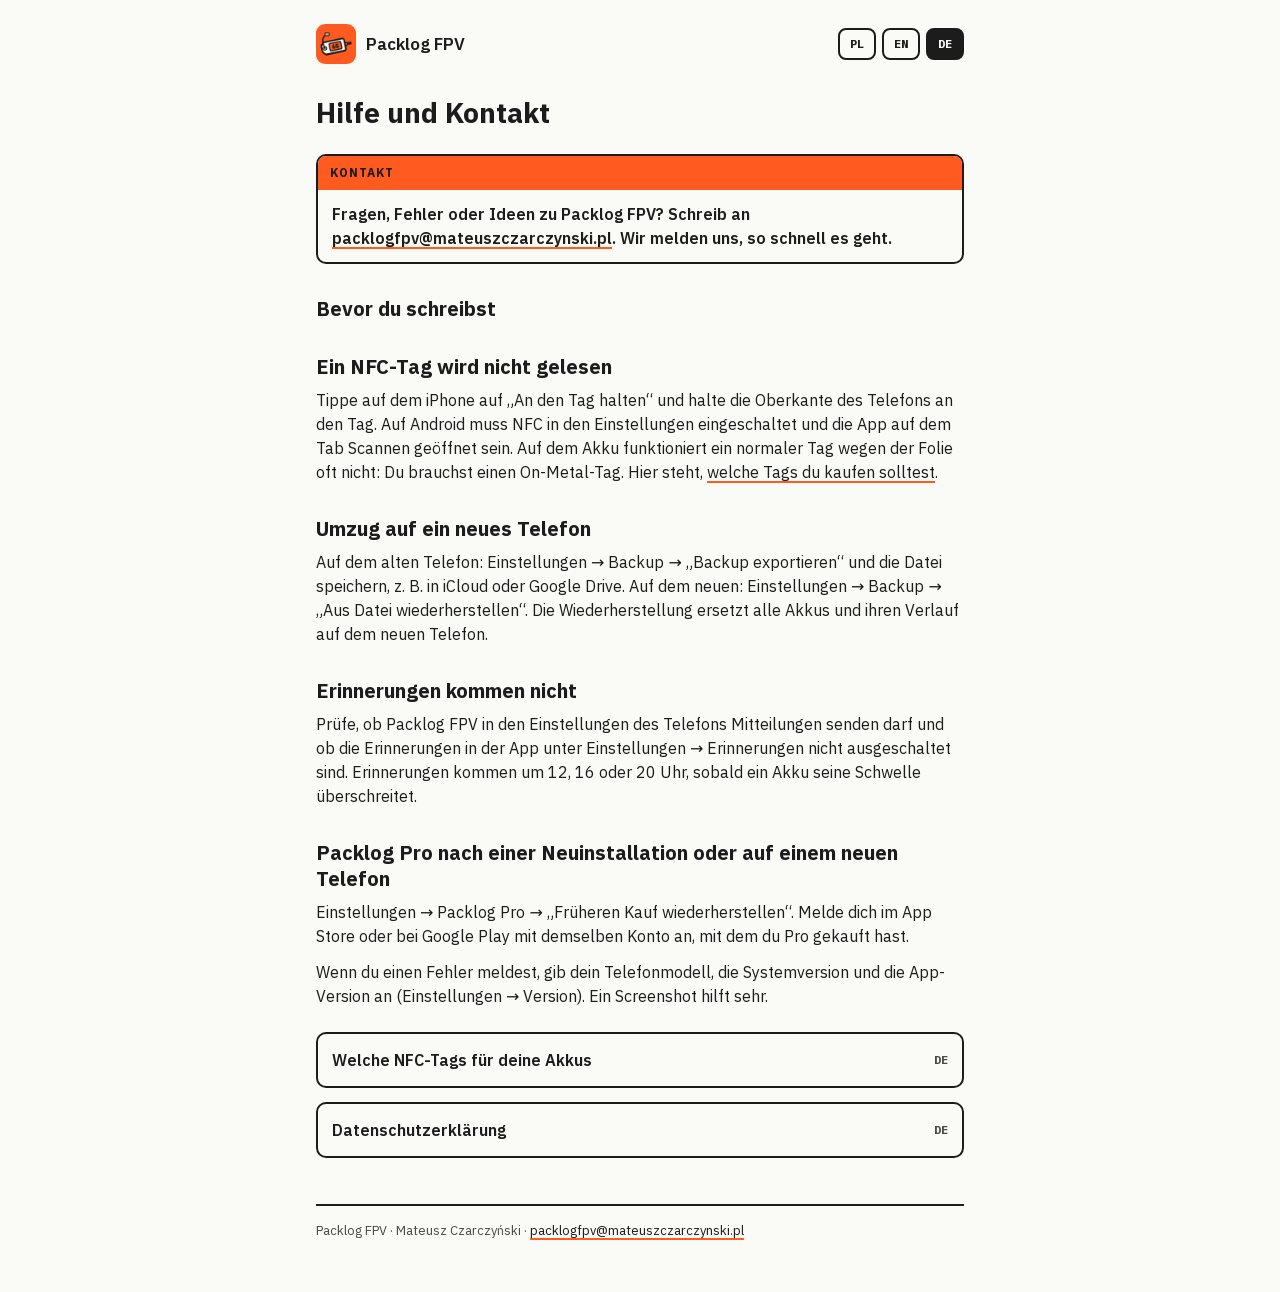
<file: support/de/index.html>
<!doctype html>
<html lang="de">
<head>
<meta charset="utf-8">
<meta name="viewport" content="width=device-width, initial-scale=1">
<meta name="color-scheme" content="light dark">
<title>Hilfe und Kontakt · Packlog FPV</title>
<meta name="description" content="Hilfe und Kontakt für die App Packlog FPV.">
<link rel="icon" type="image/png" href="../../assets/icon-64.png">
<link rel="apple-touch-icon" href="../../assets/icon-192.png">
<link rel="stylesheet" href="../../assets/style.css">
<link rel="canonical" href="https://czarczynski.github.io/packlog-fpv-site/support/de/"><link rel="alternate" hreflang="pl" href="https://czarczynski.github.io/packlog-fpv-site/support/pl/"><link rel="alternate" hreflang="en" href="https://czarczynski.github.io/packlog-fpv-site/support/en/"><link rel="alternate" hreflang="de" href="https://czarczynski.github.io/packlog-fpv-site/support/de/"><link rel="alternate" hreflang="x-default" href="https://czarczynski.github.io/packlog-fpv-site/support/">
</head>
<body>
<main class="page">
<header class="top"><a class="brand" href="../../"><img src="../../assets/icon-192.png" alt="">Packlog FPV</a><nav class="langs" aria-label="Language"><a href="../pl/" hreflang="pl" lang="pl">PL</a><a href="../en/" hreflang="en" lang="en">EN</a><span aria-current="page">DE</span></nav></header>
<h1>Hilfe und Kontakt</h1>
<div class="summary"><div class="bar">Kontakt</div><p>Fragen, Fehler oder Ideen zu Packlog FPV? Schreib an <a href="mailto:packlogfpv@mateuszczarczynski.pl">packlogfpv@mateuszczarczynski.pl</a>. Wir melden uns, so schnell es geht.</p></div>
<h2>Bevor du schreibst</h2>
<section>
<h2>Ein NFC-Tag wird nicht gelesen</h2>
<p>Tippe auf dem iPhone auf „An den Tag halten“ und halte die Oberkante des Telefons an den Tag. Auf Android muss NFC in den Einstellungen eingeschaltet und die App auf dem Tab Scannen geöffnet sein. Auf dem Akku funktioniert ein normaler Tag wegen der Folie oft nicht: Du brauchst einen On-Metal-Tag. Hier steht, <a href="../../tags/de/">welche Tags du kaufen solltest</a>.</p>
</section>
<section>
<h2>Umzug auf ein neues Telefon</h2>
<p>Auf dem alten Telefon: Einstellungen → Backup → „Backup exportieren“ und die Datei speichern, z. B. in iCloud oder Google Drive. Auf dem neuen: Einstellungen → Backup → „Aus Datei wiederherstellen“. Die Wiederherstellung ersetzt alle Akkus und ihren Verlauf auf dem neuen Telefon.</p>
</section>
<section>
<h2>Erinnerungen kommen nicht</h2>
<p>Prüfe, ob Packlog FPV in den Einstellungen des Telefons Mitteilungen senden darf und ob die Erinnerungen in der App unter Einstellungen → Erinnerungen nicht ausgeschaltet sind. Erinnerungen kommen um 12, 16 oder 20 Uhr, sobald ein Akku seine Schwelle überschreitet.</p>
</section>
<section>
<h2>Packlog Pro nach einer Neuinstallation oder auf einem neuen Telefon</h2>
<p>Einstellungen → Packlog Pro → „Früheren Kauf wiederherstellen“. Melde dich im App Store oder bei Google Play mit demselben Konto an, mit dem du Pro gekauft hast.</p>
</section>
<p>Wenn du einen Fehler meldest, gib dein Telefonmodell, die Systemversion und die App-Version an (Einstellungen → Version). Ein Screenshot hilft sehr.</p>
<ul class="links"><li><a href="../../tags/de/">Welche NFC-Tags für deine Akkus<span>DE</span></a></li><li><a href="../../privacy/de/">Datenschutzerklärung<span>DE</span></a></li></ul>
<footer><p>Packlog FPV · Mateusz Czarczyński · <a href="mailto:packlogfpv@mateuszczarczynski.pl">packlogfpv@mateuszczarczynski.pl</a></p></footer>
</main>
</body>
</html>
</file>
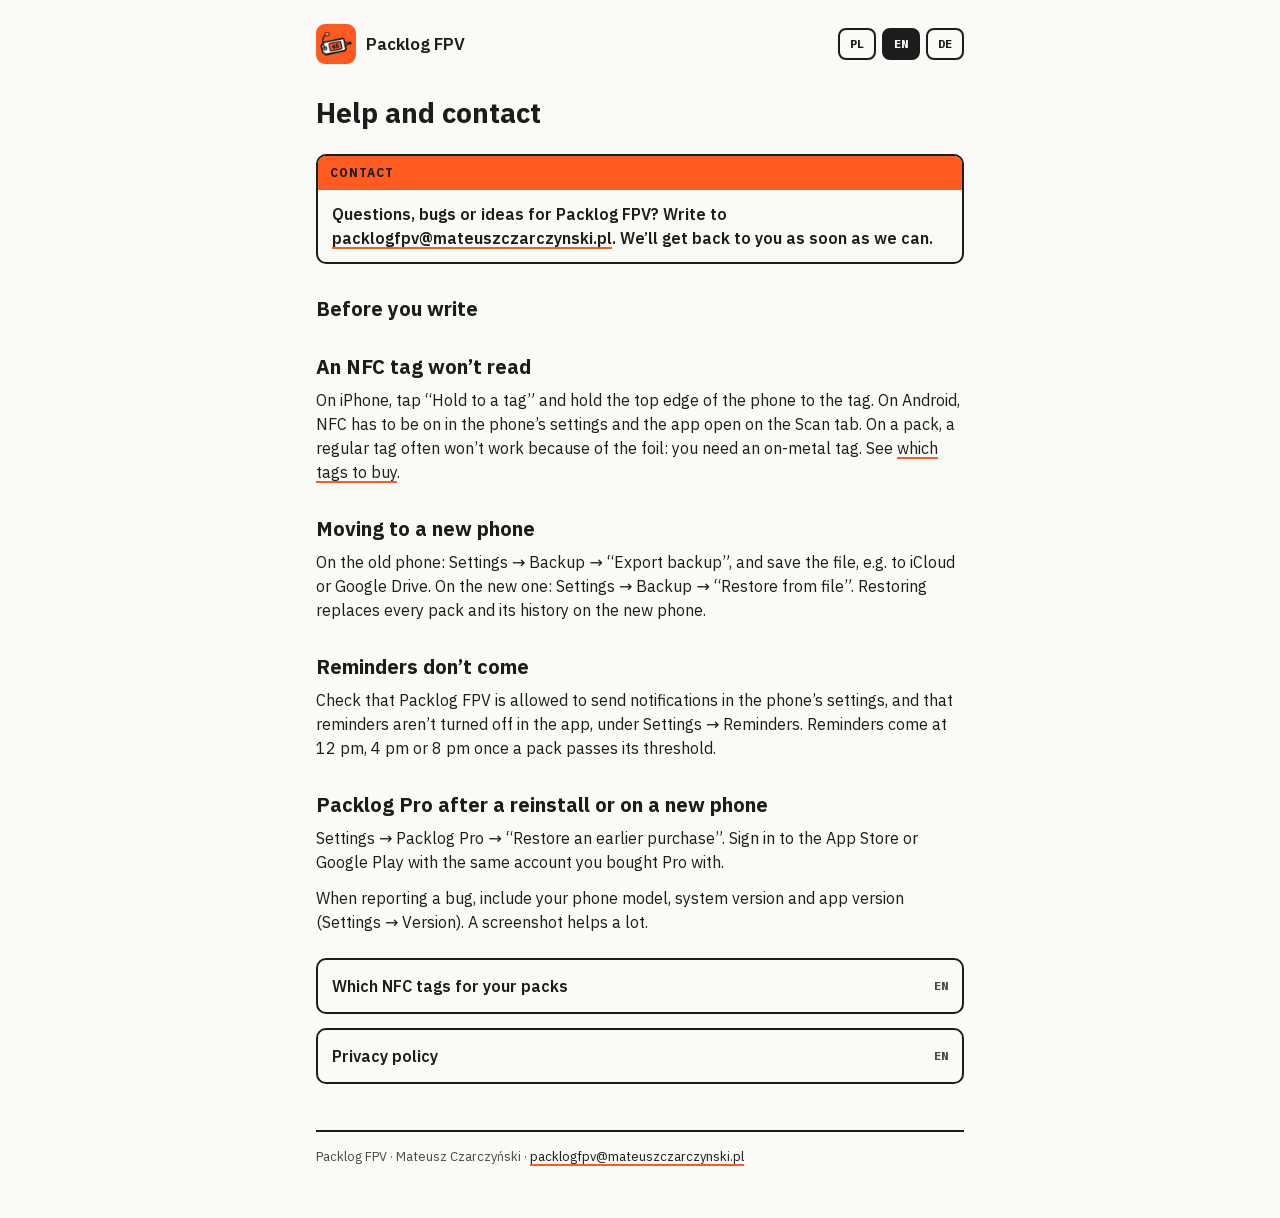
<file: support/en/index.html>
<!doctype html>
<html lang="en">
<head>
<meta charset="utf-8">
<meta name="viewport" content="width=device-width, initial-scale=1">
<meta name="color-scheme" content="light dark">
<title>Help and contact · Packlog FPV</title>
<meta name="description" content="Help and contact for the Packlog FPV app.">
<link rel="icon" type="image/png" href="../../assets/icon-64.png">
<link rel="apple-touch-icon" href="../../assets/icon-192.png">
<link rel="stylesheet" href="../../assets/style.css">
<link rel="canonical" href="https://czarczynski.github.io/packlog-fpv-site/support/en/"><link rel="alternate" hreflang="pl" href="https://czarczynski.github.io/packlog-fpv-site/support/pl/"><link rel="alternate" hreflang="en" href="https://czarczynski.github.io/packlog-fpv-site/support/en/"><link rel="alternate" hreflang="de" href="https://czarczynski.github.io/packlog-fpv-site/support/de/"><link rel="alternate" hreflang="x-default" href="https://czarczynski.github.io/packlog-fpv-site/support/">
</head>
<body>
<main class="page">
<header class="top"><a class="brand" href="../../"><img src="../../assets/icon-192.png" alt="">Packlog FPV</a><nav class="langs" aria-label="Language"><a href="../pl/" hreflang="pl" lang="pl">PL</a><span aria-current="page">EN</span><a href="../de/" hreflang="de" lang="de">DE</a></nav></header>
<h1>Help and contact</h1>
<div class="summary"><div class="bar">Contact</div><p>Questions, bugs or ideas for Packlog FPV? Write to <a href="mailto:packlogfpv@mateuszczarczynski.pl">packlogfpv@mateuszczarczynski.pl</a>. We’ll get back to you as soon as we can.</p></div>
<h2>Before you write</h2>
<section>
<h2>An NFC tag won’t read</h2>
<p>On iPhone, tap “Hold to a tag” and hold the top edge of the phone to the tag. On Android, NFC has to be on in the phone’s settings and the app open on the Scan tab. On a pack, a regular tag often won’t work because of the foil: you need an on-metal tag. See <a href="../../tags/en/">which tags to buy</a>.</p>
</section>
<section>
<h2>Moving to a new phone</h2>
<p>On the old phone: Settings → Backup → “Export backup”, and save the file, e.g. to iCloud or Google Drive. On the new one: Settings → Backup → “Restore from file”. Restoring replaces every pack and its history on the new phone.</p>
</section>
<section>
<h2>Reminders don’t come</h2>
<p>Check that Packlog FPV is allowed to send notifications in the phone’s settings, and that reminders aren’t turned off in the app, under Settings → Reminders. Reminders come at 12 pm, 4 pm or 8 pm once a pack passes its threshold.</p>
</section>
<section>
<h2>Packlog Pro after a reinstall or on a new phone</h2>
<p>Settings → Packlog Pro → “Restore an earlier purchase”. Sign in to the App Store or Google Play with the same account you bought Pro with.</p>
</section>
<p>When reporting a bug, include your phone model, system version and app version (Settings → Version). A screenshot helps a lot.</p>
<ul class="links"><li><a href="../../tags/en/">Which NFC tags for your packs<span>EN</span></a></li><li><a href="../../privacy/en/">Privacy policy<span>EN</span></a></li></ul>
<footer><p>Packlog FPV · Mateusz Czarczyński · <a href="mailto:packlogfpv@mateuszczarczynski.pl">packlogfpv@mateuszczarczynski.pl</a></p></footer>
</main>
</body>
</html>
</file>
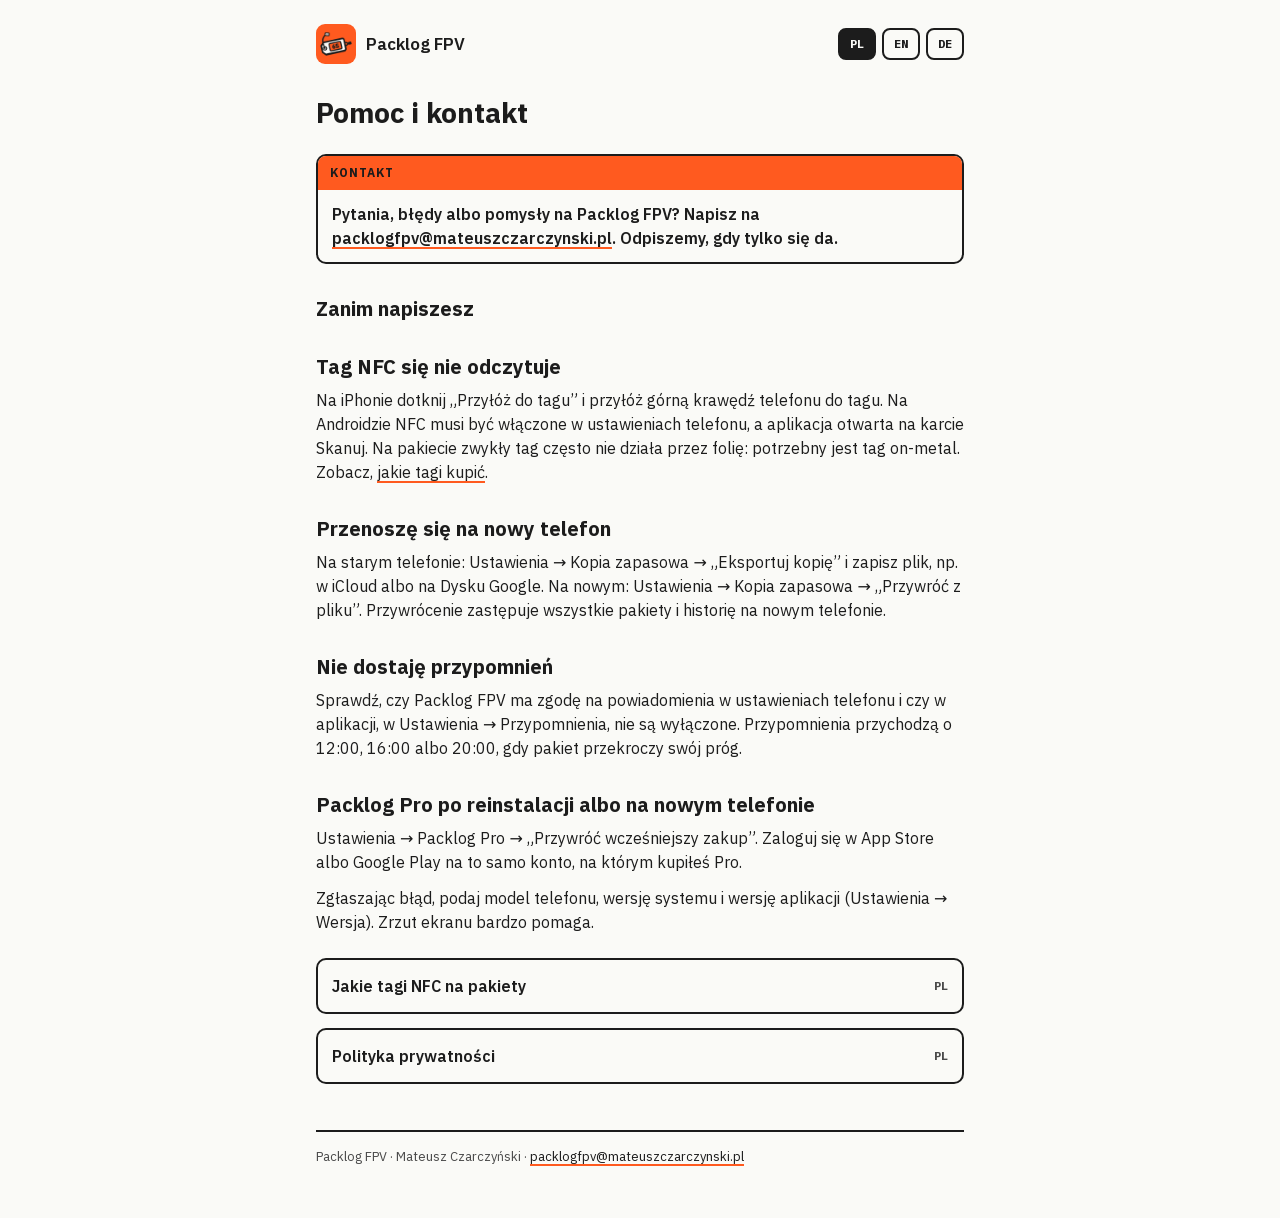
<file: support/pl/index.html>
<!doctype html>
<html lang="pl">
<head>
<meta charset="utf-8">
<meta name="viewport" content="width=device-width, initial-scale=1">
<meta name="color-scheme" content="light dark">
<title>Pomoc i kontakt · Packlog FPV</title>
<meta name="description" content="Pomoc i kontakt dla aplikacji Packlog FPV.">
<link rel="icon" type="image/png" href="../../assets/icon-64.png">
<link rel="apple-touch-icon" href="../../assets/icon-192.png">
<link rel="stylesheet" href="../../assets/style.css">
<link rel="canonical" href="https://czarczynski.github.io/packlog-fpv-site/support/pl/"><link rel="alternate" hreflang="pl" href="https://czarczynski.github.io/packlog-fpv-site/support/pl/"><link rel="alternate" hreflang="en" href="https://czarczynski.github.io/packlog-fpv-site/support/en/"><link rel="alternate" hreflang="de" href="https://czarczynski.github.io/packlog-fpv-site/support/de/"><link rel="alternate" hreflang="x-default" href="https://czarczynski.github.io/packlog-fpv-site/support/">
</head>
<body>
<main class="page">
<header class="top"><a class="brand" href="../../"><img src="../../assets/icon-192.png" alt="">Packlog FPV</a><nav class="langs" aria-label="Language"><span aria-current="page">PL</span><a href="../en/" hreflang="en" lang="en">EN</a><a href="../de/" hreflang="de" lang="de">DE</a></nav></header>
<h1>Pomoc i kontakt</h1>
<div class="summary"><div class="bar">Kontakt</div><p>Pytania, błędy albo pomysły na Packlog FPV? Napisz na <a href="mailto:packlogfpv@mateuszczarczynski.pl">packlogfpv@mateuszczarczynski.pl</a>. Odpiszemy, gdy tylko się da.</p></div>
<h2>Zanim napiszesz</h2>
<section>
<h2>Tag NFC się nie odczytuje</h2>
<p>Na iPhonie dotknij „Przyłóż do tagu” i przyłóż górną krawędź telefonu do tagu. Na Androidzie NFC musi być włączone w ustawieniach telefonu, a aplikacja otwarta na karcie Skanuj. Na pakiecie zwykły tag często nie działa przez folię: potrzebny jest tag on-metal. Zobacz, <a href="../../tags/pl/">jakie tagi kupić</a>.</p>
</section>
<section>
<h2>Przenoszę się na nowy telefon</h2>
<p>Na starym telefonie: Ustawienia → Kopia zapasowa → „Eksportuj kopię” i zapisz plik, np. w iCloud albo na Dysku Google. Na nowym: Ustawienia → Kopia zapasowa → „Przywróć z pliku”. Przywrócenie zastępuje wszystkie pakiety i historię na nowym telefonie.</p>
</section>
<section>
<h2>Nie dostaję przypomnień</h2>
<p>Sprawdź, czy Packlog FPV ma zgodę na powiadomienia w ustawieniach telefonu i czy w aplikacji, w Ustawienia → Przypomnienia, nie są wyłączone. Przypomnienia przychodzą o 12:00, 16:00 albo 20:00, gdy pakiet przekroczy swój próg.</p>
</section>
<section>
<h2>Packlog Pro po reinstalacji albo na nowym telefonie</h2>
<p>Ustawienia → Packlog Pro → „Przywróć wcześniejszy zakup”. Zaloguj się w App Store albo Google Play na to samo konto, na którym kupiłeś Pro.</p>
</section>
<p>Zgłaszając błąd, podaj model telefonu, wersję systemu i wersję aplikacji (Ustawienia → Wersja). Zrzut ekranu bardzo pomaga.</p>
<ul class="links"><li><a href="../../tags/pl/">Jakie tagi NFC na pakiety<span>PL</span></a></li><li><a href="../../privacy/pl/">Polityka prywatności<span>PL</span></a></li></ul>
<footer><p>Packlog FPV · Mateusz Czarczyński · <a href="mailto:packlogfpv@mateuszczarczynski.pl">packlogfpv@mateuszczarczynski.pl</a></p></footer>
</main>
</body>
</html>
</file>
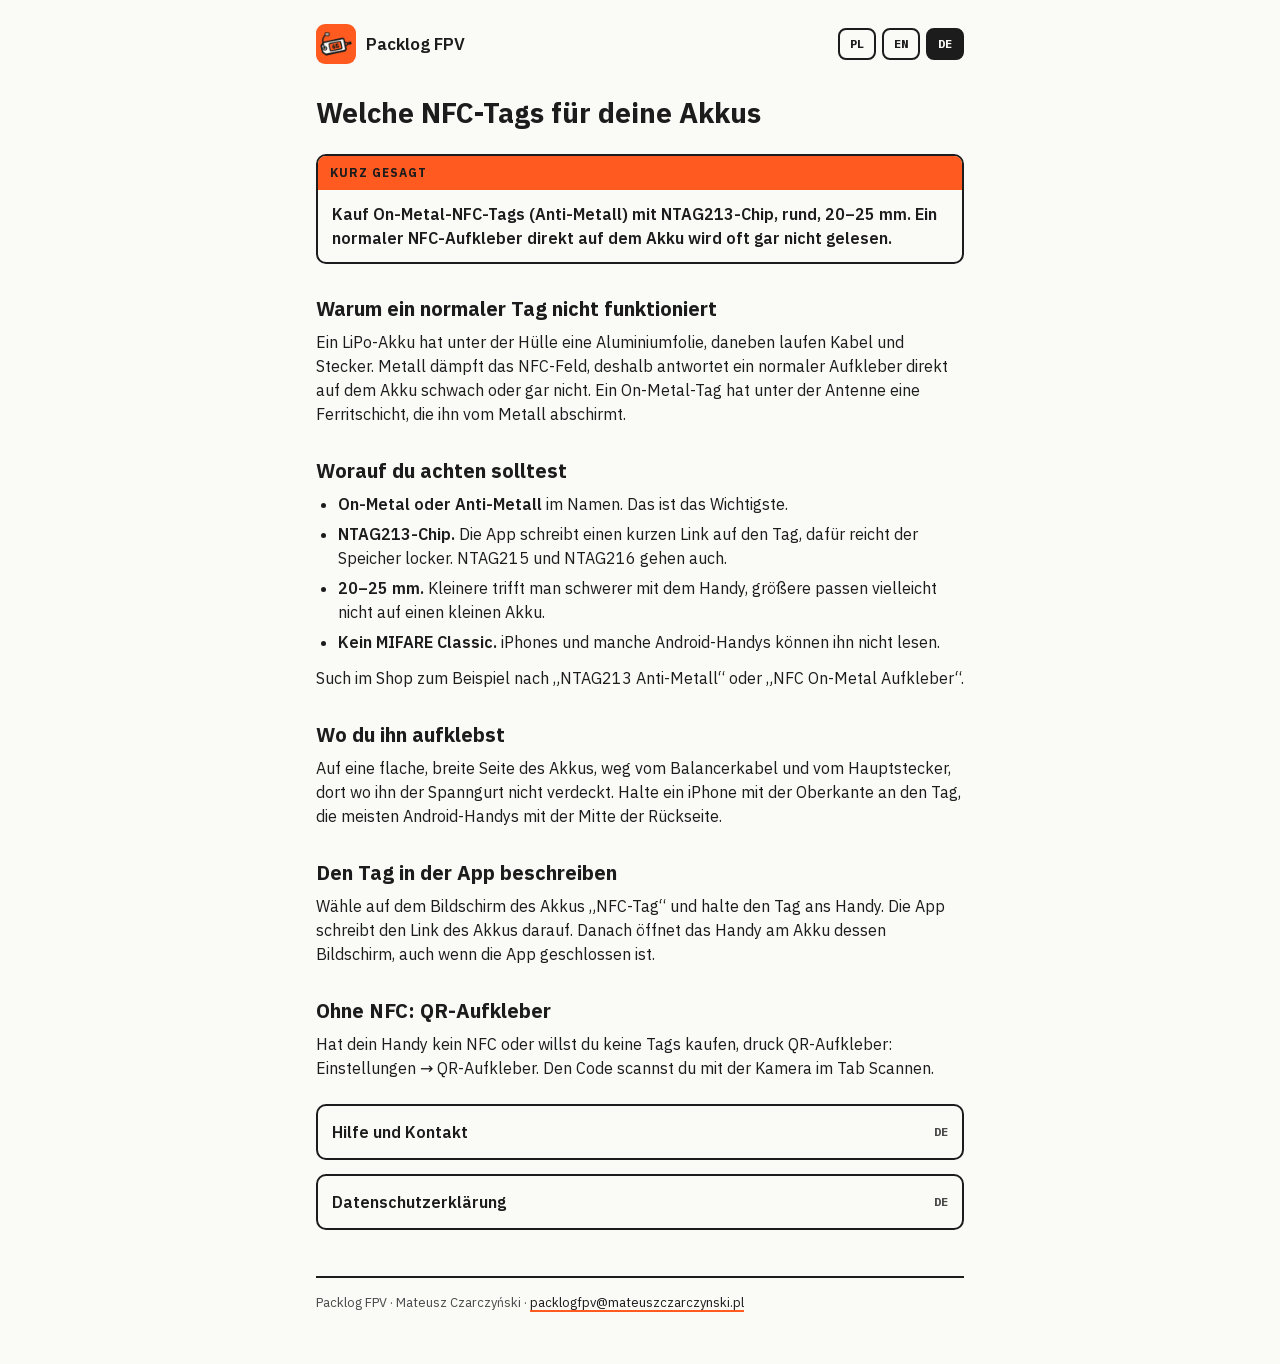
<file: tags/de/index.html>
<!doctype html>
<html lang="de">
<head>
<meta charset="utf-8">
<meta name="viewport" content="width=device-width, initial-scale=1">
<meta name="color-scheme" content="light dark">
<title>Welche NFC-Tags für deine Akkus · Packlog FPV</title>
<meta name="description" content="Welche NFC-Tags du für LiPo-Akkus kaufen solltest, damit sie mit Packlog FPV funktionieren.">
<link rel="icon" type="image/png" href="../../assets/icon-64.png">
<link rel="apple-touch-icon" href="../../assets/icon-192.png">
<link rel="stylesheet" href="../../assets/style.css">
<link rel="canonical" href="https://czarczynski.github.io/packlog-fpv-site/tags/de/"><link rel="alternate" hreflang="pl" href="https://czarczynski.github.io/packlog-fpv-site/tags/pl/"><link rel="alternate" hreflang="en" href="https://czarczynski.github.io/packlog-fpv-site/tags/en/"><link rel="alternate" hreflang="de" href="https://czarczynski.github.io/packlog-fpv-site/tags/de/"><link rel="alternate" hreflang="x-default" href="https://czarczynski.github.io/packlog-fpv-site/tags/">
</head>
<body>
<main class="page">
<header class="top"><a class="brand" href="../../"><img src="../../assets/icon-192.png" alt="">Packlog FPV</a><nav class="langs" aria-label="Language"><a href="../pl/" hreflang="pl" lang="pl">PL</a><a href="../en/" hreflang="en" lang="en">EN</a><span aria-current="page">DE</span></nav></header>
<h1>Welche NFC-Tags für deine Akkus</h1>
<div class="summary"><div class="bar">Kurz gesagt</div><p>Kauf <strong>On-Metal</strong>-NFC-Tags (Anti-Metall) mit NTAG213-Chip, rund, 20–25 mm. Ein normaler NFC-Aufkleber direkt auf dem Akku wird oft gar nicht gelesen.</p></div>
<section>
<h2>Warum ein normaler Tag nicht funktioniert</h2>
<p>Ein LiPo-Akku hat unter der Hülle eine Aluminiumfolie, daneben laufen Kabel und Stecker. Metall dämpft das NFC-Feld, deshalb antwortet ein normaler Aufkleber direkt auf dem Akku schwach oder gar nicht. Ein On-Metal-Tag hat unter der Antenne eine Ferritschicht, die ihn vom Metall abschirmt.</p>
</section>
<section>
<h2>Worauf du achten solltest</h2>
<ul><li><strong>On-Metal oder Anti-Metall</strong> im Namen. Das ist das Wichtigste.</li><li><strong>NTAG213-Chip.</strong> Die App schreibt einen kurzen Link auf den Tag, dafür reicht der Speicher locker. NTAG215 und NTAG216 gehen auch.</li><li><strong>20–25 mm.</strong> Kleinere trifft man schwerer mit dem Handy, größere passen vielleicht nicht auf einen kleinen Akku.</li><li><strong>Kein MIFARE Classic.</strong> iPhones und manche Android-Handys können ihn nicht lesen.</li></ul><p>Such im Shop zum Beispiel nach „NTAG213 Anti-Metall“ oder „NFC On-Metal Aufkleber“.</p>
</section>
<section>
<h2>Wo du ihn aufklebst</h2>
<p>Auf eine flache, breite Seite des Akkus, weg vom Balancerkabel und vom Hauptstecker, dort wo ihn der Spanngurt nicht verdeckt. Halte ein iPhone mit der Oberkante an den Tag, die meisten Android-Handys mit der Mitte der Rückseite.</p>
</section>
<section>
<h2>Den Tag in der App beschreiben</h2>
<p>Wähle auf dem Bildschirm des Akkus „NFC-Tag“ und halte den Tag ans Handy. Die App schreibt den Link des Akkus darauf. Danach öffnet das Handy am Akku dessen Bildschirm, auch wenn die App geschlossen ist.</p>
</section>
<section>
<h2>Ohne NFC: QR-Aufkleber</h2>
<p>Hat dein Handy kein NFC oder willst du keine Tags kaufen, druck QR-Aufkleber: Einstellungen → QR-Aufkleber. Den Code scannst du mit der Kamera im Tab Scannen.</p>
</section>
<ul class="links"><li><a href="../../support/de/">Hilfe und Kontakt<span>DE</span></a></li><li><a href="../../privacy/de/">Datenschutzerklärung<span>DE</span></a></li></ul>
<footer><p>Packlog FPV · Mateusz Czarczyński · <a href="mailto:packlogfpv@mateuszczarczynski.pl">packlogfpv@mateuszczarczynski.pl</a></p></footer>
</main>
</body>
</html>
</file>
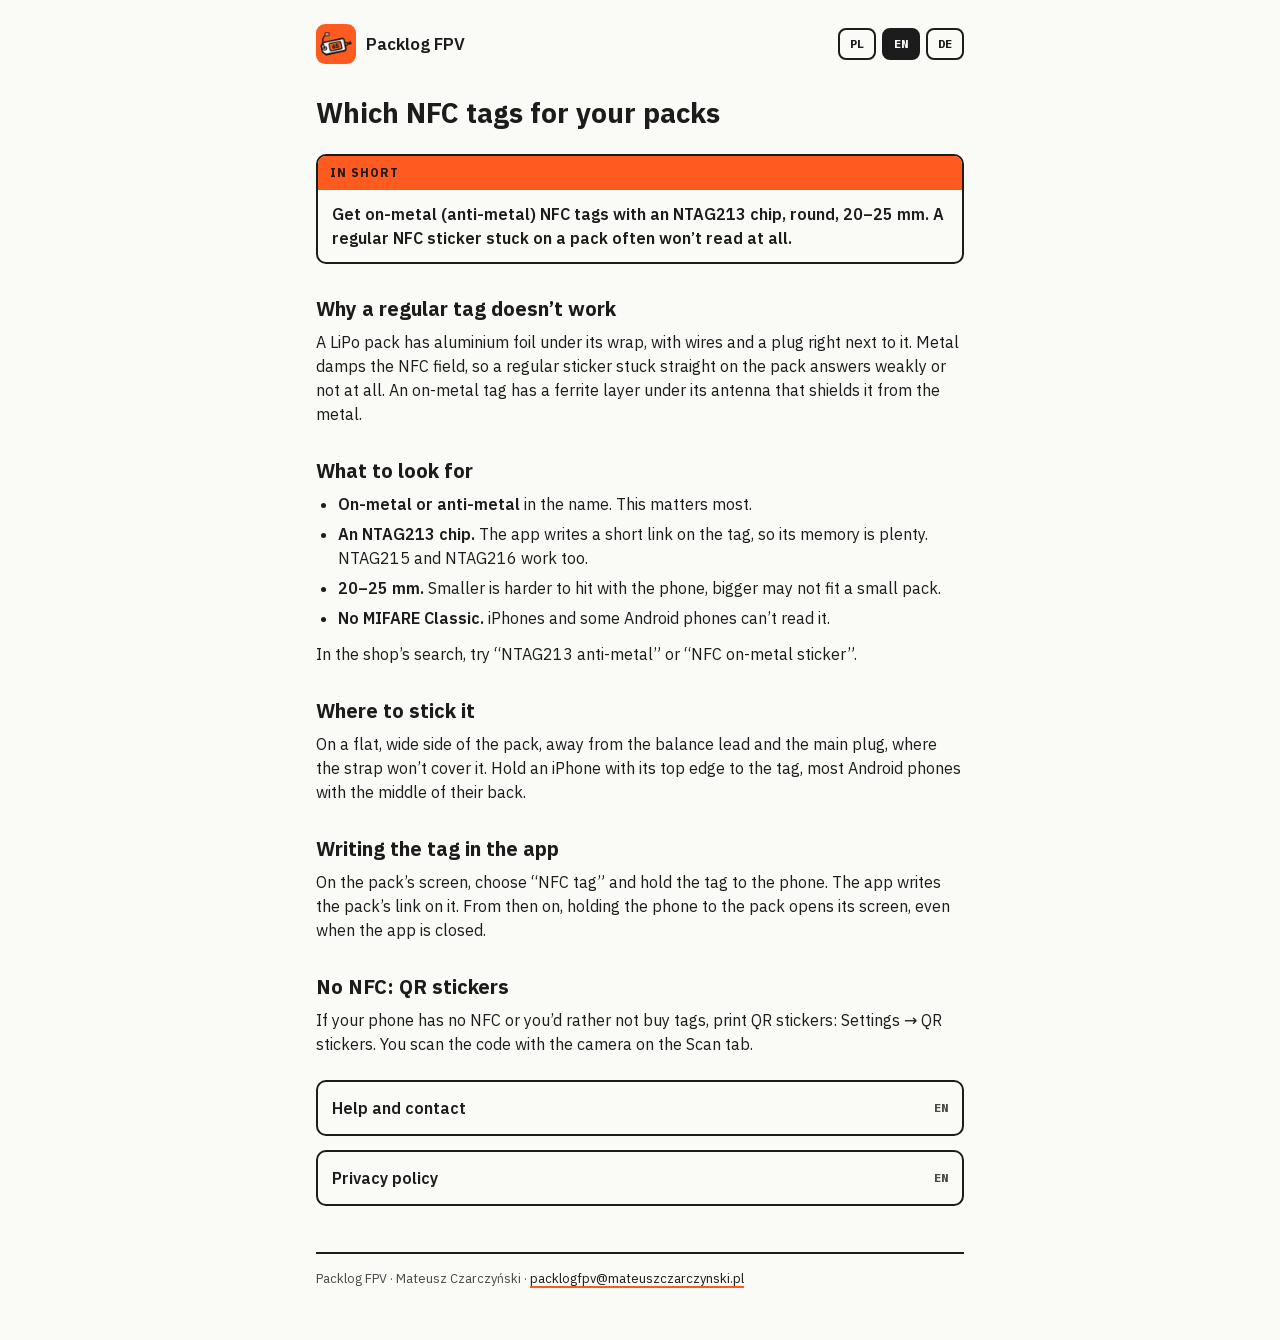
<file: tags/en/index.html>
<!doctype html>
<html lang="en">
<head>
<meta charset="utf-8">
<meta name="viewport" content="width=device-width, initial-scale=1">
<meta name="color-scheme" content="light dark">
<title>Which NFC tags for your packs · Packlog FPV</title>
<meta name="description" content="Which NFC tags to buy for LiPo packs so they work with Packlog FPV.">
<link rel="icon" type="image/png" href="../../assets/icon-64.png">
<link rel="apple-touch-icon" href="../../assets/icon-192.png">
<link rel="stylesheet" href="../../assets/style.css">
<link rel="canonical" href="https://czarczynski.github.io/packlog-fpv-site/tags/en/"><link rel="alternate" hreflang="pl" href="https://czarczynski.github.io/packlog-fpv-site/tags/pl/"><link rel="alternate" hreflang="en" href="https://czarczynski.github.io/packlog-fpv-site/tags/en/"><link rel="alternate" hreflang="de" href="https://czarczynski.github.io/packlog-fpv-site/tags/de/"><link rel="alternate" hreflang="x-default" href="https://czarczynski.github.io/packlog-fpv-site/tags/">
</head>
<body>
<main class="page">
<header class="top"><a class="brand" href="../../"><img src="../../assets/icon-192.png" alt="">Packlog FPV</a><nav class="langs" aria-label="Language"><a href="../pl/" hreflang="pl" lang="pl">PL</a><span aria-current="page">EN</span><a href="../de/" hreflang="de" lang="de">DE</a></nav></header>
<h1>Which NFC tags for your packs</h1>
<div class="summary"><div class="bar">In short</div><p>Get <strong>on-metal</strong> (anti-metal) NFC tags with an NTAG213 chip, round, 20–25 mm. A regular NFC sticker stuck on a pack often won’t read at all.</p></div>
<section>
<h2>Why a regular tag doesn’t work</h2>
<p>A LiPo pack has aluminium foil under its wrap, with wires and a plug right next to it. Metal damps the NFC field, so a regular sticker stuck straight on the pack answers weakly or not at all. An on-metal tag has a ferrite layer under its antenna that shields it from the metal.</p>
</section>
<section>
<h2>What to look for</h2>
<ul><li><strong>On-metal or anti-metal</strong> in the name. This matters most.</li><li><strong>An NTAG213 chip.</strong> The app writes a short link on the tag, so its memory is plenty. NTAG215 and NTAG216 work too.</li><li><strong>20–25 mm.</strong> Smaller is harder to hit with the phone, bigger may not fit a small pack.</li><li><strong>No MIFARE Classic.</strong> iPhones and some Android phones can’t read it.</li></ul><p>In the shop’s search, try “NTAG213 anti-metal” or “NFC on-metal sticker”.</p>
</section>
<section>
<h2>Where to stick it</h2>
<p>On a flat, wide side of the pack, away from the balance lead and the main plug, where the strap won’t cover it. Hold an iPhone with its top edge to the tag, most Android phones with the middle of their back.</p>
</section>
<section>
<h2>Writing the tag in the app</h2>
<p>On the pack’s screen, choose “NFC tag” and hold the tag to the phone. The app writes the pack’s link on it. From then on, holding the phone to the pack opens its screen, even when the app is closed.</p>
</section>
<section>
<h2>No NFC: QR stickers</h2>
<p>If your phone has no NFC or you’d rather not buy tags, print QR stickers: Settings → QR stickers. You scan the code with the camera on the Scan tab.</p>
</section>
<ul class="links"><li><a href="../../support/en/">Help and contact<span>EN</span></a></li><li><a href="../../privacy/en/">Privacy policy<span>EN</span></a></li></ul>
<footer><p>Packlog FPV · Mateusz Czarczyński · <a href="mailto:packlogfpv@mateuszczarczynski.pl">packlogfpv@mateuszczarczynski.pl</a></p></footer>
</main>
</body>
</html>
</file>
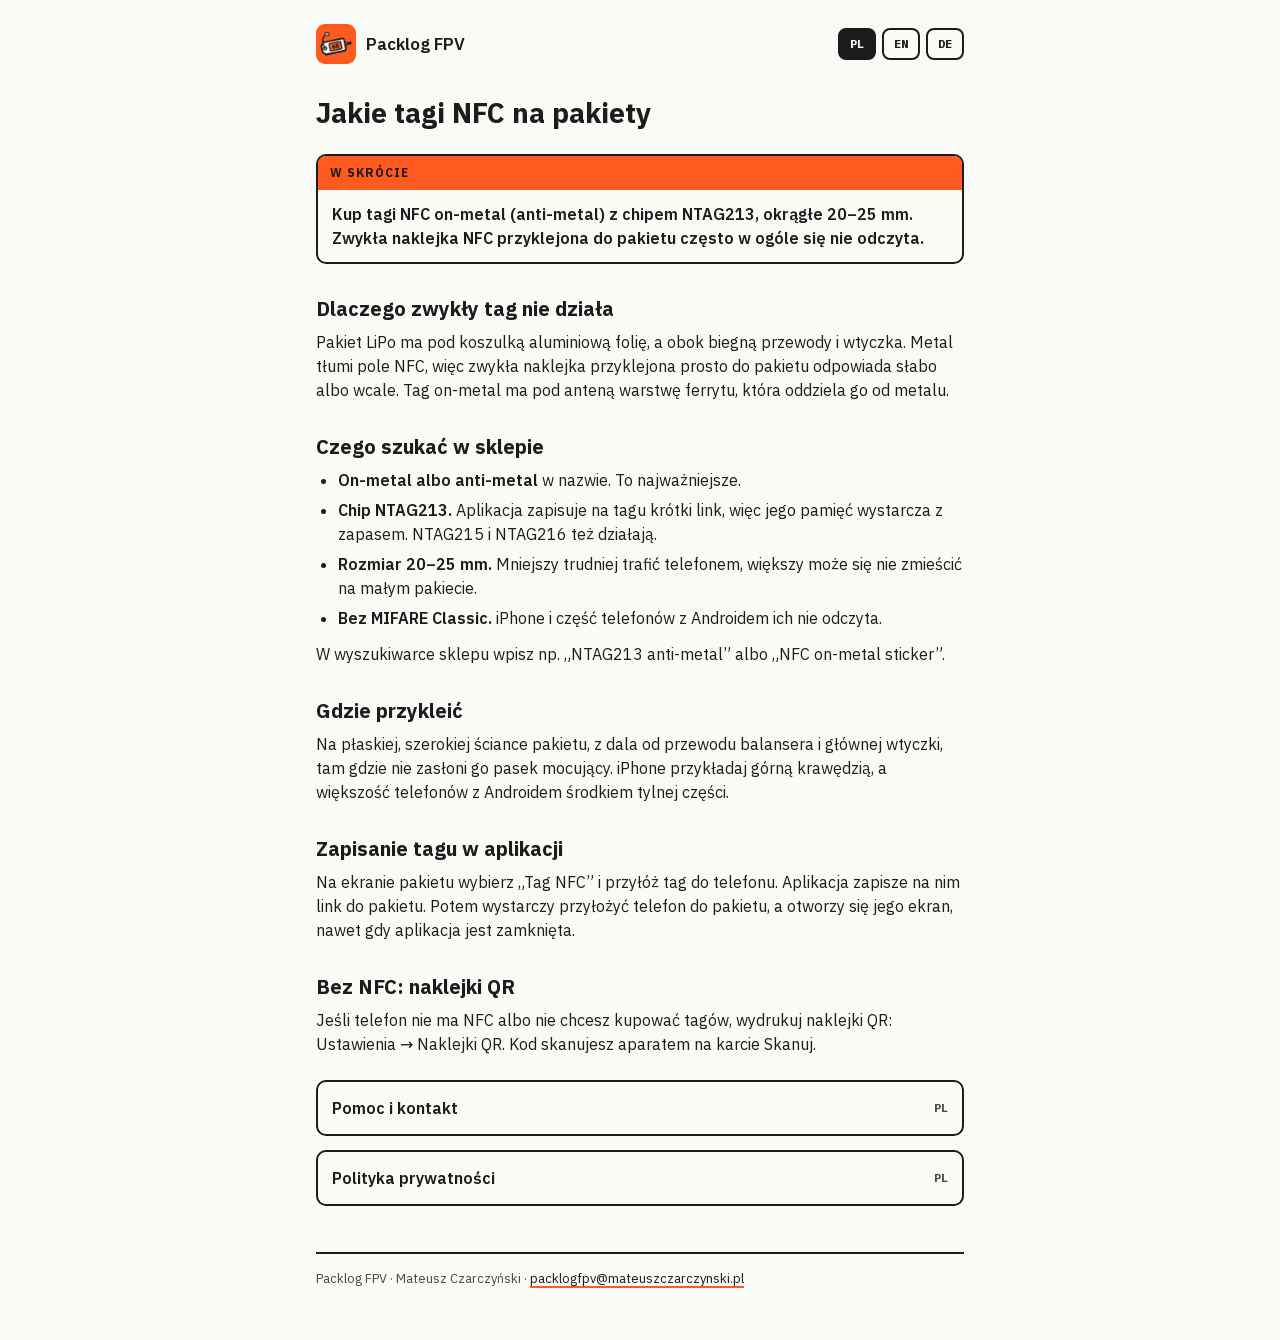
<file: tags/pl/index.html>
<!doctype html>
<html lang="pl">
<head>
<meta charset="utf-8">
<meta name="viewport" content="width=device-width, initial-scale=1">
<meta name="color-scheme" content="light dark">
<title>Jakie tagi NFC na pakiety · Packlog FPV</title>
<meta name="description" content="Jakie tagi NFC kupić na pakiety LiPo, żeby działały z Packlog FPV.">
<link rel="icon" type="image/png" href="../../assets/icon-64.png">
<link rel="apple-touch-icon" href="../../assets/icon-192.png">
<link rel="stylesheet" href="../../assets/style.css">
<link rel="canonical" href="https://czarczynski.github.io/packlog-fpv-site/tags/pl/"><link rel="alternate" hreflang="pl" href="https://czarczynski.github.io/packlog-fpv-site/tags/pl/"><link rel="alternate" hreflang="en" href="https://czarczynski.github.io/packlog-fpv-site/tags/en/"><link rel="alternate" hreflang="de" href="https://czarczynski.github.io/packlog-fpv-site/tags/de/"><link rel="alternate" hreflang="x-default" href="https://czarczynski.github.io/packlog-fpv-site/tags/">
</head>
<body>
<main class="page">
<header class="top"><a class="brand" href="../../"><img src="../../assets/icon-192.png" alt="">Packlog FPV</a><nav class="langs" aria-label="Language"><span aria-current="page">PL</span><a href="../en/" hreflang="en" lang="en">EN</a><a href="../de/" hreflang="de" lang="de">DE</a></nav></header>
<h1>Jakie tagi NFC na pakiety</h1>
<div class="summary"><div class="bar">W skrócie</div><p>Kup tagi NFC <strong>on-metal</strong> (anti-metal) z chipem NTAG213, okrągłe 20–25 mm. Zwykła naklejka NFC przyklejona do pakietu często w ogóle się nie odczyta.</p></div>
<section>
<h2>Dlaczego zwykły tag nie działa</h2>
<p>Pakiet LiPo ma pod koszulką aluminiową folię, a obok biegną przewody i wtyczka. Metal tłumi pole NFC, więc zwykła naklejka przyklejona prosto do pakietu odpowiada słabo albo wcale. Tag on-metal ma pod anteną warstwę ferrytu, która oddziela go od metalu.</p>
</section>
<section>
<h2>Czego szukać w sklepie</h2>
<ul><li><strong>On-metal albo anti-metal</strong> w nazwie. To najważniejsze.</li><li><strong>Chip NTAG213.</strong> Aplikacja zapisuje na tagu krótki link, więc jego pamięć wystarcza z zapasem. NTAG215 i NTAG216 też działają.</li><li><strong>Rozmiar 20–25 mm.</strong> Mniejszy trudniej trafić telefonem, większy może się nie zmieścić na małym pakiecie.</li><li><strong>Bez MIFARE Classic.</strong> iPhone i część telefonów z Androidem ich nie odczyta.</li></ul><p>W wyszukiwarce sklepu wpisz np. „NTAG213 anti-metal” albo „NFC on-metal sticker”.</p>
</section>
<section>
<h2>Gdzie przykleić</h2>
<p>Na płaskiej, szerokiej ściance pakietu, z dala od przewodu balansera i głównej wtyczki, tam gdzie nie zasłoni go pasek mocujący. iPhone przykładaj górną krawędzią, a większość telefonów z Androidem środkiem tylnej części.</p>
</section>
<section>
<h2>Zapisanie tagu w aplikacji</h2>
<p>Na ekranie pakietu wybierz „Tag NFC” i przyłóż tag do telefonu. Aplikacja zapisze na nim link do pakietu. Potem wystarczy przyłożyć telefon do pakietu, a otworzy się jego ekran, nawet gdy aplikacja jest zamknięta.</p>
</section>
<section>
<h2>Bez NFC: naklejki QR</h2>
<p>Jeśli telefon nie ma NFC albo nie chcesz kupować tagów, wydrukuj naklejki QR: Ustawienia → Naklejki QR. Kod skanujesz aparatem na karcie Skanuj.</p>
</section>
<ul class="links"><li><a href="../../support/pl/">Pomoc i kontakt<span>PL</span></a></li><li><a href="../../privacy/pl/">Polityka prywatności<span>PL</span></a></li></ul>
<footer><p>Packlog FPV · Mateusz Czarczyński · <a href="mailto:packlogfpv@mateuszczarczynski.pl">packlogfpv@mateuszczarczynski.pl</a></p></footer>
</main>
</body>
</html>
</file>
<file: assets/style.css>
@import url(fonts.css);

:root {
	color-scheme: light dark;
	--bg: #FAFAF7;
	--surface: #FFFFFF;
	--muted: #F0F0EE;
	--text: #1C1C1C;
	--light: #4A4A4A;
	--border: #1C1C1C;
	--primary: #FF5A1F;
	--on-primary: #1C1C1C;
	--on-secondary: #FFFFFF;
}

@media (prefers-color-scheme: dark) {
	:root {
		--bg: #121212;
		--surface: #1C1C1C;
		--muted: #2A2A2A;
		--text: #F2F2EF;
		--light: #B5B5B0;
		--border: #E6E6E3;
		--on-primary: #141414;
		--on-secondary: #141414;
	}
}

* { box-sizing: border-box; }

body {
	margin: 0;
	background: var(--bg);
	color: var(--text);
	font-family: 'IBM Plex Sans', system-ui, -apple-system, sans-serif;
	font-size: 16px;
	line-height: 24px;
	-webkit-text-size-adjust: 100%;
}

.page { max-width: 680px; margin: 0 auto; padding: 24px 16px 48px; }

.top { display: flex; align-items: center; justify-content: space-between; gap: 12px; flex-wrap: wrap; }
.brand { display: inline-flex; align-items: center; gap: 10px; color: var(--text); text-decoration: none; font-size: 17px; line-height: 22px; font-weight: 600; }
.brand img { width: 40px; height: 40px; border-radius: 9px; }

.langs { display: flex; gap: 6px; }
.langs a, .langs span {
	display: inline-flex; align-items: center; height: 32px; padding: 0 10px; border: 2px solid var(--border); border-radius: 8px;
	font-family: 'IBM Plex Mono', ui-monospace, monospace; font-size: 12px; line-height: 16px; font-weight: 700; color: var(--text); text-decoration: none;
}
.langs span { background: var(--text); color: var(--bg); }

h1 { margin: 32px 0 4px; font-size: 28px; line-height: 34px; font-weight: 700; }
h2 { margin: 32px 0 8px; font-size: 20px; line-height: 26px; font-weight: 700; }
.meta { margin: 0; font-size: 13px; line-height: 16px; font-weight: 500; color: var(--light); }

.summary { margin: 24px 0 0; border: 2px solid var(--border); border-radius: 10px; overflow: hidden; }
.summary .bar {
	padding: 9px 12px; background: var(--primary); color: var(--on-primary);
	font-size: 12px; line-height: 16px; font-weight: 700; letter-spacing: 0.96px; text-transform: uppercase;
}
.summary p { margin: 0; padding: 12px 14px; font-weight: 600; }

p { margin: 0 0 12px; }
ul { margin: 0 0 12px; padding-left: 22px; }
li { margin: 0 0 6px; }
strong { font-weight: 600; }
a { color: var(--text); text-decoration-color: var(--primary); text-decoration-thickness: 2px; text-underline-offset: 3px; }

.links { display: flex; flex-direction: column; gap: 8px; margin: 24px 0 0; padding: 0; list-style: none; }
.links a {
	display: flex; align-items: center; justify-content: space-between; min-height: 56px; padding: 8px 14px;
	border: 2px solid var(--border); border-radius: 10px; text-decoration: none; font-weight: 600;
}
.links a span { font-family: 'IBM Plex Mono', ui-monospace, monospace; font-size: 12px; font-weight: 700; color: var(--light); }

.hero { display: flex; flex-direction: column; align-items: flex-start; gap: 12px; margin-top: 32px; }
.hero img { width: 96px; height: 96px; border-radius: 22px; }
.hero p { margin: 0; color: var(--light); }

footer { margin-top: 40px; padding-top: 16px; border-top: 2px solid var(--border); font-size: 13px; line-height: 18px; color: var(--light); }
footer p { margin: 0 0 4px; }
</file>
